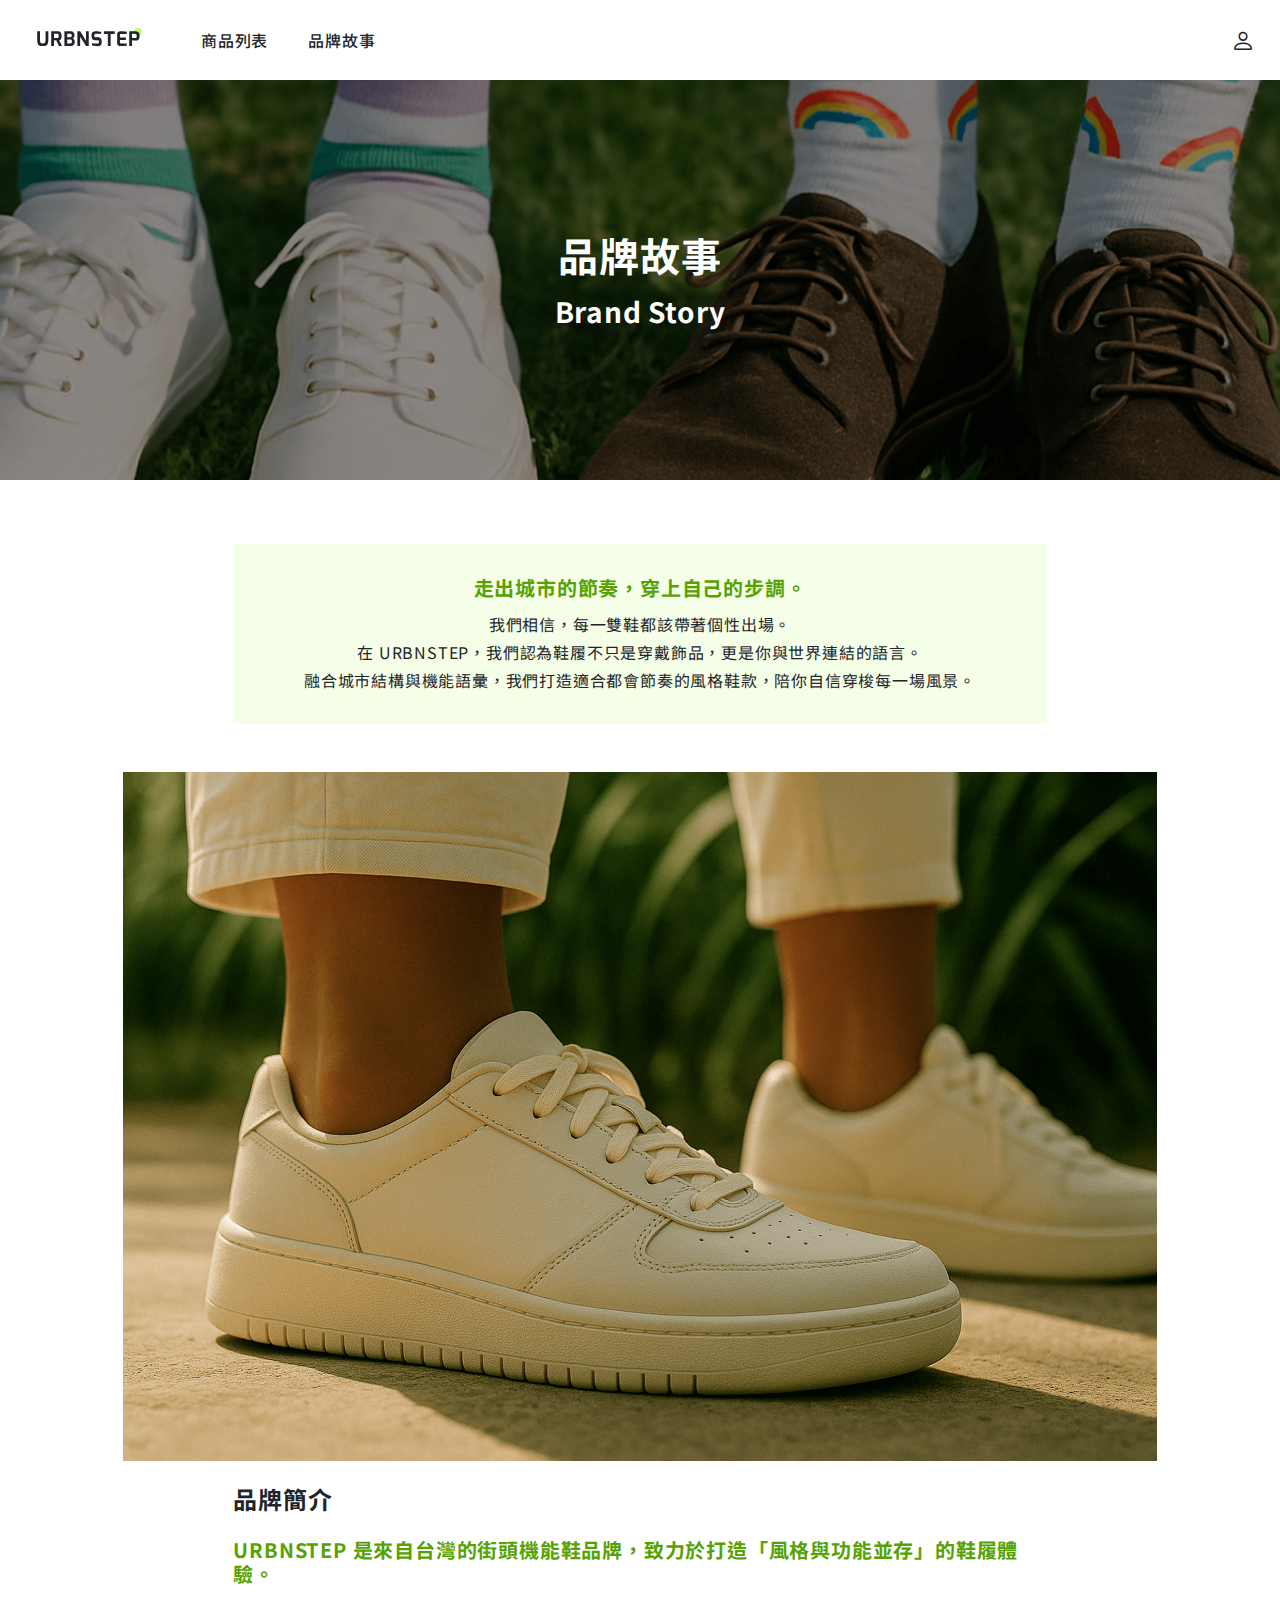
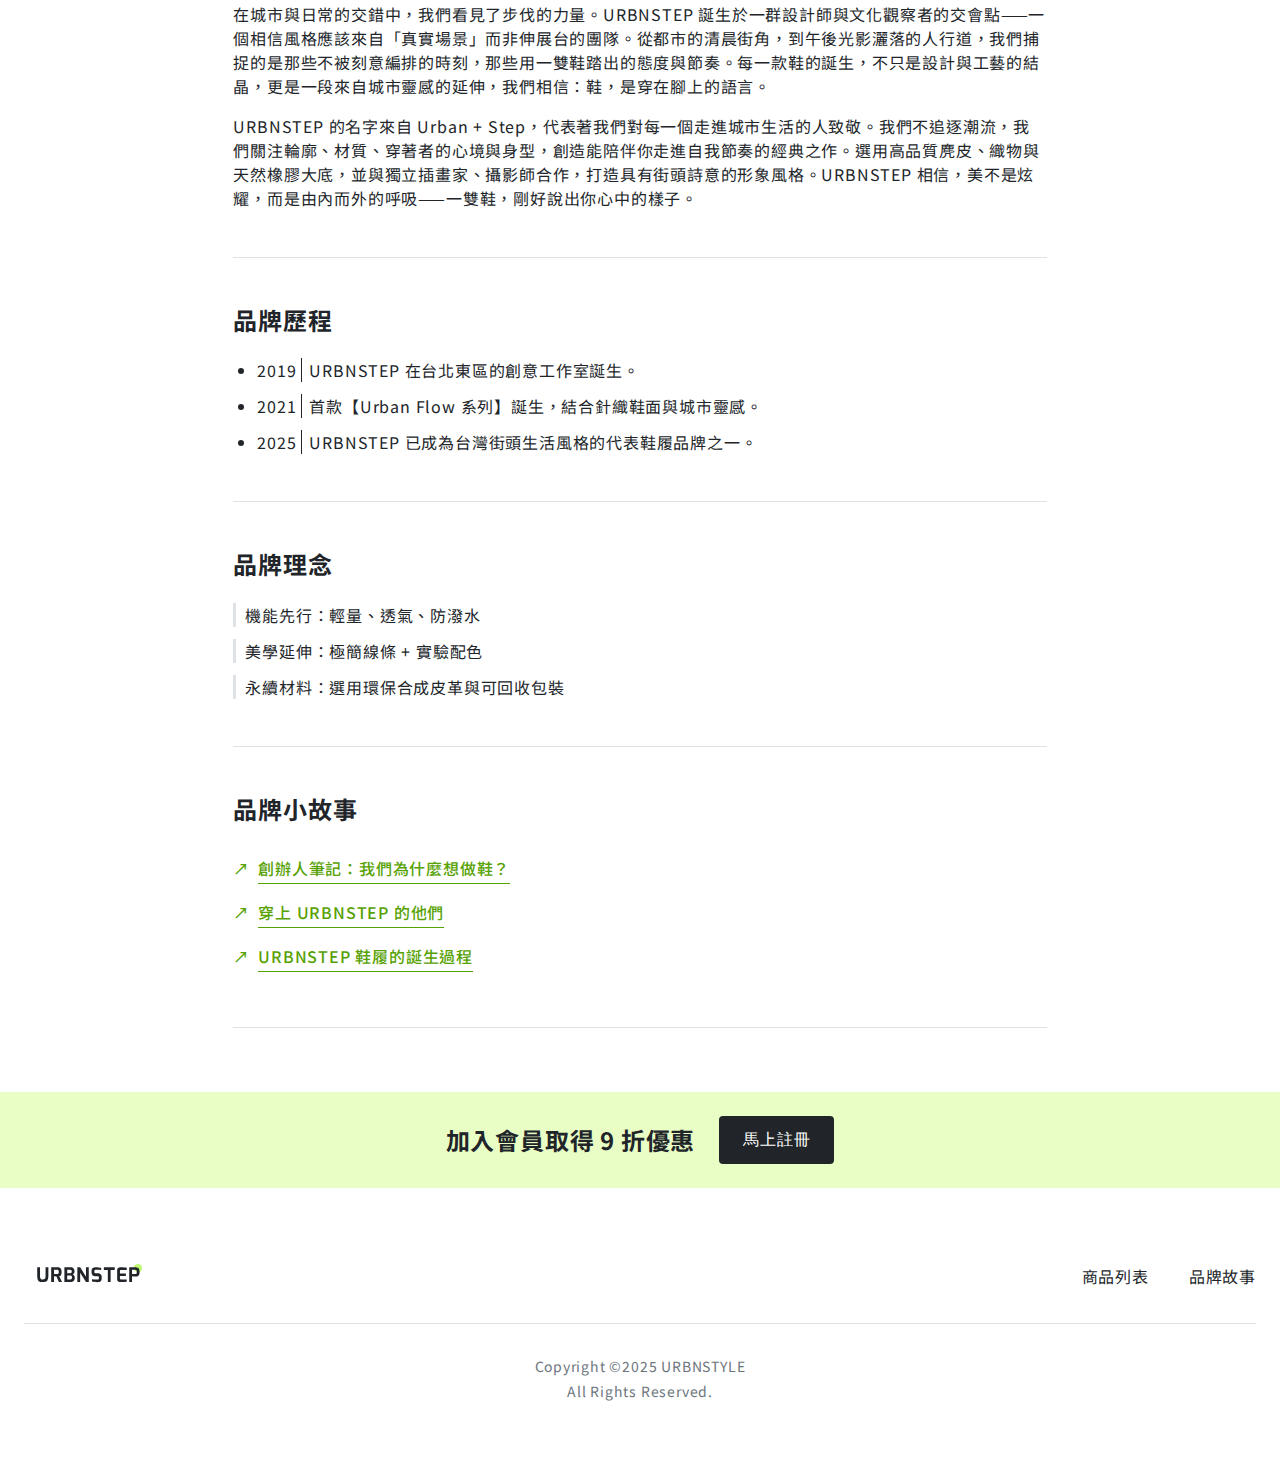
<file: index.html>
<!DOCTYPE html>
<html lang="en">
<head>
    <meta charset="UTF-8">
    <meta name="viewport" content="width=device-width, initial-scale=1.0">
    <title>Document</title>
    <link rel="stylesheet" href="scss/all.css">
    <link rel="stylesheet" href="https://cdn.jsdelivr.net/npm/bootstrap-icons@1.13.1/font/bootstrap-icons.min.css">
</head>
<body>

<!-- header -->

<header class="container-g2 gx-layout py-header">
    <nav class="scale fw-5 d-flex">
        <a class="mr-0 mr-sm-12 d-flex align-items-center" href="#">
            <!-- 
            傑 利 (前端助教)建議：
            導覽列 LOGO 建議使用 img 標籤引入圖片
            -->
            <img src="img/2025-week1/logo.svg" alt="logo">
        </a>
        <ul class="d-none d-sm-flex">
            <li class="mr-10"><a class="py-3" href="#">商品列表</a></li>
            <li><a class="py-3" href="#">品牌故事</a></li>
        </ul>
        <a class="ml-auto d-flex align-items-center" href="#">
            <i class="bi bi-person fs-6"></i>
        </a>
    </nav>
</header>

<!-- 品牌故事 Brand Story -->

<div class="bg-story c-n000 py-story">
    <article class="text-center">
        <h1 class="fs-7 fs-sm-8 fs-md-9 fs-lg-10 mb-2 mb-md-3 mb-lg-4">品牌故事</h1>
        <h2 class="fs-5 fs-md-6 fs-lg-7">Brand Story</h2>
    </article>
</div>

<!-- 主要內容 -->

<!--
傑 利 (前端助教)建議：
.container 建議只保留 1296px 寬度就好，不用全部比例都製作出來，若遇到內容寬度不滿 1296px 時，只需要在外層使用 flex 語法，並搭配 col-12 系列的格線系統就能完成。以第一週的品牌故事頁為例，有些段落的寬度是 856px，從設計稿看可以發現只佔據格線系統 8 欄，就可以寫入 .col-12-8，並在外層的 .row 加入 .justify-content-center 就能將內容置中，並不需要設定各尺寸容器的寬度
-->

<main class="container-g2 gx-layout py-section">
    <div class="row justify-content-center gy-section">
        <section class="col-12 col-sm-10 col-md-9 col-lg-8">
            <div class="bg-p100 p-6 p-md-7 p-lg-8 text-start text-sm-center">
                <h4 class="mb-3 c-p400 fs-5">走出城市的節奏，穿上自己的步調。</h4>
                <p class="mb-1">我們相信，每一雙鞋都該帶著個性出場。</p>
                <p class="mb-1">在 URBNSTEP，我們認為鞋履不只是穿戴飾品，更是你與世界連結的語言。</p>
                <p>融合城市結構與機能語彙，我們打造適合都會節奏的風格鞋款，陪你自信穿梭每一場風景。</p>
            </div>
        </section>
        <section class="col-12 col-sm-10 col-md-9 col-lg-8">
            <div class="main-img mb-4 mb-sm-3 mb-md-5 mb-lg-6 pr-2 pr-sm-0">
                <img src="./img/2025-week1/about.png" alt="about">
            </div>
            <h3 class="fs-5 fs-lg-6 mb-4 mb-md-5 mb-lg-6">品牌簡介</h3>
            <h4 class="fs-4 fs-lg-5 c-p400 mb-3 mb-lg-4">URBNSTEP 是來自台灣的街頭機能鞋品牌，<span class="br br-mb-sm-2"></span>致力於打造「風格與功能並存」的鞋履體驗。</h4>
            <p class="mb-3 mb-lg-4">在城市與日常的交錯中，我們看見了步伐的力量。URBNSTEP 誕生於一群設計師與文化觀察者的交會點——一個相信風格應該來自「真實場景」而非伸展台的團隊。從都市的清晨街角，到午後光影灑落的人行道，我們捕捉的是那些不被刻意編排的時刻，那些用一雙鞋踏出的態度與節奏。每一款鞋的誕生，不只是設計與工藝的結晶，更是一段來自城市靈感的延伸，我們相信：鞋，是穿在腳上的語言。</p>
            <p class="mb-8 mb-sm-9 mb-md-10 mb-lg-12">URBNSTEP 的名字來自 Urban + Step，代表著我們對每一個走進城市生活的人致敬。我們不追逐潮流，我們關注輪廓、材質、穿著者的心境與身型，創造能陪伴你走進自我節奏的經典之作。選用高品質麂皮、織物與天然橡膠大底，並與獨立插畫家、攝影師合作，打造具有街頭詩意的形象風格。URBNSTEP 相信，美不是炫耀，而是由內而外的呼吸——一雙鞋，剛好說出你心中的樣子。</p>
            <div class="line line-bottom line-n300"></div>
        </section>
        <section class="col-12 col-sm-10 col-md-9 col-lg-8">
            <h3 class="fs-5 fs-lg-6 mb-4 mb-md-5 mb-lg-6">品牌歷程</h3>
            <ol class="disc">
                <li class="mb-3">
                    <time datetime="2019">2019</time>
                    <span class="line line-left mr-2"></span>
                    <span>URBNSTEP 在台北東區的創意工作室誕生。</span>
                </li>
                <li class="mb-3">
                    <time datetime="2021">2021</time>
                    <span class="line line-left mr-2"></span>
                    <span>首款【Urban Flow 系列】誕生，結合針織鞋面與城市靈感。</span>
                </li>
                <li class="mb-8 mb-sm-9 mb-md-10 mb-lg-12">
                    <time datetime="2025">2025</time>
                    <span class="line line-left mr-2"></span>
                    <span>URBNSTEP 已成為台灣街頭生活風格的代表鞋履品牌之一。</span>
                </li>
            </ol>
            <div class="line line-bottom line-n300"></div>
        </section>
        <section class="col-12 col-sm-10 col-md-9 col-lg-8">
            <h3 class="fs-5 fs-lg-6 mb-4 mb-md-5 mb-lg-6">品牌理念</h3>
            <ul>
                <li class="mb-3">
                    <span class="line line-left line-n300 line-x-3 mr-3"></span>
                    <span>機能先行：輕量、透氣、防潑水</span>
                </li>
                <li class="mb-3">
                    <span class="line line-left line-n300 line-x-3 mr-3"></span>
                    <span>美學延伸：極簡線條 + 實驗配色</span>
                </li>
                <li class="mb-8 mb-sm-9 mb-md-10 mb-lg-12">
                    <span class="line line-left line-n300 line-x-3 mr-3"></span>
                    <span>永續材料：選用環保合成皮革與可回收包裝</span>
                </li>
            </ul>
            <div class="line line-bottom line-n300"></div>
        </section>
        <section class="col-12 col-sm-10 col-md-9 col-lg-8">
            <h3 class="fs-5 fs-lg-6 mb-4 mb-md-5 mb-lg-6">品牌小故事</h3>
            <ul class="c-p400 fw-5 scale">
                <li><a class="py-2" href="#"><span class="mr-2">↗︎</span><span class="line line-bottom pb-1 d-inline-block">創辦人筆記：我們為什麼想做鞋？</span></a></li>
                <li><a class="py-2" href="#"><span class="mr-2">↗︎</span><span class="line line-bottom pb-1 d-inline-block">穿上 URBNSTEP 的他們</span></a></li>
                <li class="mb-8 mb-sm-9 mb-md-10 mb-lg-12"><a class="py-2" href="#"><span class="mr-2">↗︎</span><span class="line line-bottom pb-1 d-inline-block">URBNSTEP 鞋履的誕生過程</span></a></li>
            </ul>
            <div class="line line-bottom line-n300"></div>
        </section>
    </div>
</main>

<!-- 加入會員取得 9 折優惠(馬上註冊)-->

<section class="bg-p200 py-6 d-flex justify-content-center align-items-center">
    <h2 class="fs-5 fs-lg-6 mr-4 mr-sm-5 mr-lg-6">加入會員取得 9 折優惠</h2>
    <button type="button" class="btn btn-lg btn-secondary">馬上註冊</button>
</section>

<!-- footer -->

<footer class="container-g2 gx-layout py-section">
    <nav class="scale mb-8">
        <div class="d-block d-sm-flex align-items-sm-center justify-content-sm-between pb-6">
            <a class="mb-2 mb-sm-0" href="#">
                <img src="img/2025-week1/logo.svg" alt="logo">
            </a>
            <ul class="d-bolck d-sm-flex">
                <li class="mr-sm-10 mr-sm-0 mb-1 mb-sm-0"><a class="py-3" href="#">商品列表</a></li>
                <li><a class="py-3" href="#">品牌故事</a></li>
            </ul>
        </div>
        <div class="line line-bottom line-n300"></div>
    </nav>
    <article class="text-center c-n600 fs-14px">
        <p class="mb-1">Copyright ©2025 URBNSTYLE</p>
        <p>All Rights Reserved.</p>
    </article> 
</footer>

    
</body>
</html>
</file>
<file: scss/all.css>
/* http://meyerweb.com/eric/tools/css/reset/ 
   v2.0 | 20110126
   License: none (public domain)
*/
@import url("https://fonts.googleapis.com/css2?family=Noto+Sans+TC:wght@100..900&display=swap");
html, body, div, span, applet, object, iframe,
h1, h2, h3, h4, h5, h6, p, blockquote, pre,
a, abbr, acronym, address, big, cite, code,
del, dfn, em, img, ins, kbd, q, s, samp,
small, strike, strong, sub, sup, tt, var,
b, u, i, center,
dl, dt, dd, ol, ul, li,
fieldset, form, label, legend,
table, caption, tbody, tfoot, thead, tr, th, td,
article, aside, canvas, details, embed,
figure, figcaption, footer, header, hgroup,
menu, nav, output, ruby, section, summary,
time, mark, audio, video {
  margin: 0;
  padding: 0;
  border: 0;
  font-size: 100%;
  font: inherit;
  vertical-align: baseline;
}

/* HTML5 display-role reset for older browsers */
article, aside, details, figcaption, figure,
footer, header, hgroup, menu, nav, section {
  display: block;
}

body {
  line-height: 1;
}

ol, ul {
  list-style: none;
}

blockquote, q {
  quotes: none;
}

blockquote:before, blockquote:after,
q:before, q:after {
  content: "";
  content: none;
}

table {
  border-collapse: collapse;
  border-spacing: 0;
}

*,
*::before,
*::after {
  box-sizing: border-box;
}

body {
  font-family: "Noto Sans TC", sans-serif;
  line-height: 1.5;
  letter-spacing: 0.05rem;
  color: #212529;
}

h1,
h2,
h3,
h4,
h5,
h6 {
  line-height: 1.2;
  font-weight: 700;
}

a {
  display: inline-block;
  text-decoration: none;
  color: inherit;
  transition: 0.3s;
}

img {
  max-width: 100%;
  height: auto;
  vertical-align: middle;
}

.scale a:hover {
  transform: scale(1.2);
}

.disc {
  list-style-type: disc;
  padding-left: 24px;
}

.fs-14px {
  font-size: 14px;
}

.gx-layout {
  --gutter-x: 12px;
}

@media (min-width: 576px) {
  .gx-layout {
    --gutter-x: 16px;
  }
}
@media (min-width: 768px) {
  .gx-layout {
    --gutter-x: 20px;
  }
}
@media (min-width: 992px) {
  .gx-layout {
    --gutter-x: 24px;
  }
}
.gy-layout {
  --gutter-y: 12px;
}

@media (min-width: 576px) {
  .gy-layout {
    --gutter-y: 16px;
  }
}
@media (min-width: 768px) {
  .gy-layout {
    --gutter-y: 20px;
  }
}
@media (min-width: 992px) {
  .gy-layout {
    --gutter-y: 24px;
  }
}
.gy-section {
  --gutter-y: 32px;
}

@media (min-width: 576px) {
  .gy-section {
    --gutter-y: 37px;
  }
}
@media (min-width: 768px) {
  .gy-section {
    --gutter-y: 42px;
  }
}
@media (min-width: 992px) {
  .gy-section {
    --gutter-y: 48px;
  }
}
.gy-0 {
  --gutter-y: 0px;
}

@media (min-width: 576px) {
  .gy-0 {
    --gutter-y: 0px;
  }
}
@media (min-width: 768px) {
  .gy-0 {
    --gutter-y: 0px;
  }
}
@media (min-width: 992px) {
  .gy-0 {
    --gutter-y: 0px;
  }
}
.container-g1 {
  max-width: 1320px;
  margin: 0 auto;
  padding-left: calc(var(--gutter-x) * 0.5 * 1);
  padding-right: calc(var(--gutter-x) * 0.5 * 1);
  padding-top: calc(var(--gutter-y) * 0.5 * 1);
  padding-bottom: calc(var(--gutter-y) * 0.5 * 1);
}

.container-g2 {
  max-width: 1344px;
  margin: 0 auto;
  padding-left: calc(var(--gutter-x) * 0.5 * 2);
  padding-right: calc(var(--gutter-x) * 0.5 * 2);
  padding-top: calc(var(--gutter-y) * 0.5 * 2);
  padding-bottom: calc(var(--gutter-y) * 0.5 * 2);
}

.row {
  display: flex;
  flex-wrap: wrap;
  margin-left: calc(var(--gutter-x) * -0.5);
  margin-right: calc(var(--gutter-x) * -0.5);
  margin-top: calc(var(--gutter-y) * -0.5);
  margin-bottom: calc(var(--gutter-y) * -0.5);
}

.col-1 {
  width: 8.3333333333%;
  padding-left: calc(var(--gutter-x) * 0.5);
  padding-right: calc(var(--gutter-x) * 0.5);
  padding-top: calc(var(--gutter-y) * 0.5);
  padding-bottom: calc(var(--gutter-y) * 0.5);
}

.col-2 {
  width: 16.6666666667%;
  padding-left: calc(var(--gutter-x) * 0.5);
  padding-right: calc(var(--gutter-x) * 0.5);
  padding-top: calc(var(--gutter-y) * 0.5);
  padding-bottom: calc(var(--gutter-y) * 0.5);
}

.col-3 {
  width: 25%;
  padding-left: calc(var(--gutter-x) * 0.5);
  padding-right: calc(var(--gutter-x) * 0.5);
  padding-top: calc(var(--gutter-y) * 0.5);
  padding-bottom: calc(var(--gutter-y) * 0.5);
}

.col-4 {
  width: 33.3333333333%;
  padding-left: calc(var(--gutter-x) * 0.5);
  padding-right: calc(var(--gutter-x) * 0.5);
  padding-top: calc(var(--gutter-y) * 0.5);
  padding-bottom: calc(var(--gutter-y) * 0.5);
}

.col-5 {
  width: 41.6666666667%;
  padding-left: calc(var(--gutter-x) * 0.5);
  padding-right: calc(var(--gutter-x) * 0.5);
  padding-top: calc(var(--gutter-y) * 0.5);
  padding-bottom: calc(var(--gutter-y) * 0.5);
}

.col-6 {
  width: 50%;
  padding-left: calc(var(--gutter-x) * 0.5);
  padding-right: calc(var(--gutter-x) * 0.5);
  padding-top: calc(var(--gutter-y) * 0.5);
  padding-bottom: calc(var(--gutter-y) * 0.5);
}

.col-7 {
  width: 58.3333333333%;
  padding-left: calc(var(--gutter-x) * 0.5);
  padding-right: calc(var(--gutter-x) * 0.5);
  padding-top: calc(var(--gutter-y) * 0.5);
  padding-bottom: calc(var(--gutter-y) * 0.5);
}

.col-8 {
  width: 66.6666666667%;
  padding-left: calc(var(--gutter-x) * 0.5);
  padding-right: calc(var(--gutter-x) * 0.5);
  padding-top: calc(var(--gutter-y) * 0.5);
  padding-bottom: calc(var(--gutter-y) * 0.5);
}

.col-9 {
  width: 75%;
  padding-left: calc(var(--gutter-x) * 0.5);
  padding-right: calc(var(--gutter-x) * 0.5);
  padding-top: calc(var(--gutter-y) * 0.5);
  padding-bottom: calc(var(--gutter-y) * 0.5);
}

.col-10 {
  width: 83.3333333333%;
  padding-left: calc(var(--gutter-x) * 0.5);
  padding-right: calc(var(--gutter-x) * 0.5);
  padding-top: calc(var(--gutter-y) * 0.5);
  padding-bottom: calc(var(--gutter-y) * 0.5);
}

.col-11 {
  width: 91.6666666667%;
  padding-left: calc(var(--gutter-x) * 0.5);
  padding-right: calc(var(--gutter-x) * 0.5);
  padding-top: calc(var(--gutter-y) * 0.5);
  padding-bottom: calc(var(--gutter-y) * 0.5);
}

.col-12 {
  width: 100%;
  padding-left: calc(var(--gutter-x) * 0.5);
  padding-right: calc(var(--gutter-x) * 0.5);
  padding-top: calc(var(--gutter-y) * 0.5);
  padding-bottom: calc(var(--gutter-y) * 0.5);
}

@media (min-width: 576px) {
  .col-sm-1 {
    width: 8.3333333333%;
  }
  .col-sm-2 {
    width: 16.6666666667%;
  }
  .col-sm-3 {
    width: 25%;
  }
  .col-sm-4 {
    width: 33.3333333333%;
  }
  .col-sm-5 {
    width: 41.6666666667%;
  }
  .col-sm-6 {
    width: 50%;
  }
  .col-sm-7 {
    width: 58.3333333333%;
  }
  .col-sm-8 {
    width: 66.6666666667%;
  }
  .col-sm-9 {
    width: 75%;
  }
  .col-sm-10 {
    width: 83.3333333333%;
  }
  .col-sm-11 {
    width: 91.6666666667%;
  }
  .col-sm-12 {
    width: 100%;
  }
}
@media (min-width: 768px) {
  .col-md-1 {
    width: 8.3333333333%;
  }
  .col-md-2 {
    width: 16.6666666667%;
  }
  .col-md-3 {
    width: 25%;
  }
  .col-md-4 {
    width: 33.3333333333%;
  }
  .col-md-5 {
    width: 41.6666666667%;
  }
  .col-md-6 {
    width: 50%;
  }
  .col-md-7 {
    width: 58.3333333333%;
  }
  .col-md-8 {
    width: 66.6666666667%;
  }
  .col-md-9 {
    width: 75%;
  }
  .col-md-10 {
    width: 83.3333333333%;
  }
  .col-md-11 {
    width: 91.6666666667%;
  }
  .col-md-12 {
    width: 100%;
  }
}
@media (min-width: 992px) {
  .col-lg-1 {
    width: 8.3333333333%;
  }
  .col-lg-2 {
    width: 16.6666666667%;
  }
  .col-lg-3 {
    width: 25%;
  }
  .col-lg-4 {
    width: 33.3333333333%;
  }
  .col-lg-5 {
    width: 41.6666666667%;
  }
  .col-lg-6 {
    width: 50%;
  }
  .col-lg-7 {
    width: 58.3333333333%;
  }
  .col-lg-8 {
    width: 66.6666666667%;
  }
  .col-lg-9 {
    width: 75%;
  }
  .col-lg-10 {
    width: 83.3333333333%;
  }
  .col-lg-11 {
    width: 91.6666666667%;
  }
  .col-lg-12 {
    width: 100%;
  }
}
.p-auto {
  padding: auto;
}

.pr-auto {
  padding-right: auto;
}

.pb-auto {
  padding-bottom: auto;
}

.px-auto {
  padding-left: auto;
  padding-right: auto;
}

.py-auto {
  padding-top: auto;
  padding-bottom: auto;
}

.mr-auto {
  margin-right: auto;
}

.ml-auto {
  margin-left: auto;
}

.mb-auto {
  margin-bottom: auto;
}

.mx-auto {
  margin-left: auto;
  margin-right: auto;
}

.my-auto {
  margin-top: auto;
  margin-bottom: auto;
}

.p-0 {
  padding: 0px;
}

.p-1 {
  padding: 4px;
}

.p-2 {
  padding: 8px;
}

.p-3 {
  padding: 12px;
}

.p-4 {
  padding: 16px;
}

.p-5 {
  padding: 20px;
}

.p-6 {
  padding: 24px;
}

.p-7 {
  padding: 28px;
}

.p-8 {
  padding: 32px;
}

.p-9 {
  padding: 36px;
}

.p-10 {
  padding: 40px;
}

.p-11 {
  padding: 44px;
}

.p-12 {
  padding: 48px;
}

.pr-0 {
  padding-right: 0px;
}

.pr-1 {
  padding-right: 4px;
}

.pr-2 {
  padding-right: 8px;
}

.pr-3 {
  padding-right: 12px;
}

.pr-4 {
  padding-right: 16px;
}

.pr-5 {
  padding-right: 20px;
}

.pr-6 {
  padding-right: 24px;
}

.pr-7 {
  padding-right: 28px;
}

.pr-8 {
  padding-right: 32px;
}

.pr-9 {
  padding-right: 36px;
}

.pr-10 {
  padding-right: 40px;
}

.pr-11 {
  padding-right: 44px;
}

.pr-12 {
  padding-right: 48px;
}

.pb-0 {
  padding-bottom: 0px;
}

.pb-1 {
  padding-bottom: 4px;
}

.pb-2 {
  padding-bottom: 8px;
}

.pb-3 {
  padding-bottom: 12px;
}

.pb-4 {
  padding-bottom: 16px;
}

.pb-5 {
  padding-bottom: 20px;
}

.pb-6 {
  padding-bottom: 24px;
}

.pb-7 {
  padding-bottom: 28px;
}

.pb-8 {
  padding-bottom: 32px;
}

.pb-9 {
  padding-bottom: 36px;
}

.pb-10 {
  padding-bottom: 40px;
}

.pb-11 {
  padding-bottom: 44px;
}

.pb-12 {
  padding-bottom: 48px;
}

.px-0 {
  padding-left: 0px;
  padding-right: 0px;
}

.px-1 {
  padding-left: 4px;
  padding-right: 4px;
}

.px-2 {
  padding-left: 8px;
  padding-right: 8px;
}

.px-3 {
  padding-left: 12px;
  padding-right: 12px;
}

.px-4 {
  padding-left: 16px;
  padding-right: 16px;
}

.px-5 {
  padding-left: 20px;
  padding-right: 20px;
}

.px-6 {
  padding-left: 24px;
  padding-right: 24px;
}

.px-7 {
  padding-left: 28px;
  padding-right: 28px;
}

.px-8 {
  padding-left: 32px;
  padding-right: 32px;
}

.px-9 {
  padding-left: 36px;
  padding-right: 36px;
}

.px-10 {
  padding-left: 40px;
  padding-right: 40px;
}

.px-11 {
  padding-left: 44px;
  padding-right: 44px;
}

.px-12 {
  padding-left: 48px;
  padding-right: 48px;
}

.py-0 {
  padding-top: 0px;
  padding-bottom: 0px;
}

.py-1 {
  padding-top: 4px;
  padding-bottom: 4px;
}

.py-2 {
  padding-top: 8px;
  padding-bottom: 8px;
}

.py-3 {
  padding-top: 12px;
  padding-bottom: 12px;
}

.py-4 {
  padding-top: 16px;
  padding-bottom: 16px;
}

.py-5 {
  padding-top: 20px;
  padding-bottom: 20px;
}

.py-6 {
  padding-top: 24px;
  padding-bottom: 24px;
}

.py-7 {
  padding-top: 28px;
  padding-bottom: 28px;
}

.py-8 {
  padding-top: 32px;
  padding-bottom: 32px;
}

.py-9 {
  padding-top: 36px;
  padding-bottom: 36px;
}

.py-10 {
  padding-top: 40px;
  padding-bottom: 40px;
}

.py-11 {
  padding-top: 44px;
  padding-bottom: 44px;
}

.py-12 {
  padding-top: 48px;
  padding-bottom: 48px;
}

.mr-0 {
  margin-right: 0px;
}

.mr-1 {
  margin-right: 4px;
}

.mr-2 {
  margin-right: 8px;
}

.mr-3 {
  margin-right: 12px;
}

.mr-4 {
  margin-right: 16px;
}

.mr-5 {
  margin-right: 20px;
}

.mr-6 {
  margin-right: 24px;
}

.mr-7 {
  margin-right: 28px;
}

.mr-8 {
  margin-right: 32px;
}

.mr-9 {
  margin-right: 36px;
}

.mr-10 {
  margin-right: 40px;
}

.mr-11 {
  margin-right: 44px;
}

.mr-12 {
  margin-right: 48px;
}

.ml-0 {
  margin-left: 0px;
}

.ml-1 {
  margin-left: 4px;
}

.ml-2 {
  margin-left: 8px;
}

.ml-3 {
  margin-left: 12px;
}

.ml-4 {
  margin-left: 16px;
}

.ml-5 {
  margin-left: 20px;
}

.ml-6 {
  margin-left: 24px;
}

.ml-7 {
  margin-left: 28px;
}

.ml-8 {
  margin-left: 32px;
}

.ml-9 {
  margin-left: 36px;
}

.ml-10 {
  margin-left: 40px;
}

.ml-11 {
  margin-left: 44px;
}

.ml-12 {
  margin-left: 48px;
}

.mb-0 {
  margin-bottom: 0px;
}

.mb-1 {
  margin-bottom: 4px;
}

.mb-2 {
  margin-bottom: 8px;
}

.mb-3 {
  margin-bottom: 12px;
}

.mb-4 {
  margin-bottom: 16px;
}

.mb-5 {
  margin-bottom: 20px;
}

.mb-6 {
  margin-bottom: 24px;
}

.mb-7 {
  margin-bottom: 28px;
}

.mb-8 {
  margin-bottom: 32px;
}

.mb-9 {
  margin-bottom: 36px;
}

.mb-10 {
  margin-bottom: 40px;
}

.mb-11 {
  margin-bottom: 44px;
}

.mb-12 {
  margin-bottom: 48px;
}

.mx-0 {
  margin-left: 0px;
  margin-right: 0px;
}

.mx-1 {
  margin-left: 4px;
  margin-right: 4px;
}

.mx-2 {
  margin-left: 8px;
  margin-right: 8px;
}

.mx-3 {
  margin-left: 12px;
  margin-right: 12px;
}

.mx-4 {
  margin-left: 16px;
  margin-right: 16px;
}

.mx-5 {
  margin-left: 20px;
  margin-right: 20px;
}

.mx-6 {
  margin-left: 24px;
  margin-right: 24px;
}

.mx-7 {
  margin-left: 28px;
  margin-right: 28px;
}

.mx-8 {
  margin-left: 32px;
  margin-right: 32px;
}

.mx-9 {
  margin-left: 36px;
  margin-right: 36px;
}

.mx-10 {
  margin-left: 40px;
  margin-right: 40px;
}

.mx-11 {
  margin-left: 44px;
  margin-right: 44px;
}

.mx-12 {
  margin-left: 48px;
  margin-right: 48px;
}

.my-0 {
  margin-top: 0px;
  margin-bottom: 0px;
}

.my-1 {
  margin-top: 4px;
  margin-bottom: 4px;
}

.my-2 {
  margin-top: 8px;
  margin-bottom: 8px;
}

.my-3 {
  margin-top: 12px;
  margin-bottom: 12px;
}

.my-4 {
  margin-top: 16px;
  margin-bottom: 16px;
}

.my-5 {
  margin-top: 20px;
  margin-bottom: 20px;
}

.my-6 {
  margin-top: 24px;
  margin-bottom: 24px;
}

.my-7 {
  margin-top: 28px;
  margin-bottom: 28px;
}

.my-8 {
  margin-top: 32px;
  margin-bottom: 32px;
}

.my-9 {
  margin-top: 36px;
  margin-bottom: 36px;
}

.my-10 {
  margin-top: 40px;
  margin-bottom: 40px;
}

.my-11 {
  margin-top: 44px;
  margin-bottom: 44px;
}

.my-12 {
  margin-top: 48px;
  margin-bottom: 48px;
}

@media (min-width: 576px) {
  .p-sm-0 {
    padding: 0px;
  }
}
@media (min-width: 768px) {
  .p-md-0 {
    padding: 0px;
  }
}
@media (min-width: 992px) {
  .p-lg-0 {
    padding: 0px;
  }
}
@media (min-width: 576px) {
  .p-sm-1 {
    padding: 4px;
  }
}
@media (min-width: 768px) {
  .p-md-1 {
    padding: 4px;
  }
}
@media (min-width: 992px) {
  .p-lg-1 {
    padding: 4px;
  }
}
@media (min-width: 576px) {
  .p-sm-2 {
    padding: 8px;
  }
}
@media (min-width: 768px) {
  .p-md-2 {
    padding: 8px;
  }
}
@media (min-width: 992px) {
  .p-lg-2 {
    padding: 8px;
  }
}
@media (min-width: 576px) {
  .p-sm-3 {
    padding: 12px;
  }
}
@media (min-width: 768px) {
  .p-md-3 {
    padding: 12px;
  }
}
@media (min-width: 992px) {
  .p-lg-3 {
    padding: 12px;
  }
}
@media (min-width: 576px) {
  .p-sm-4 {
    padding: 16px;
  }
}
@media (min-width: 768px) {
  .p-md-4 {
    padding: 16px;
  }
}
@media (min-width: 992px) {
  .p-lg-4 {
    padding: 16px;
  }
}
@media (min-width: 576px) {
  .p-sm-5 {
    padding: 20px;
  }
}
@media (min-width: 768px) {
  .p-md-5 {
    padding: 20px;
  }
}
@media (min-width: 992px) {
  .p-lg-5 {
    padding: 20px;
  }
}
@media (min-width: 576px) {
  .p-sm-6 {
    padding: 24px;
  }
}
@media (min-width: 768px) {
  .p-md-6 {
    padding: 24px;
  }
}
@media (min-width: 992px) {
  .p-lg-6 {
    padding: 24px;
  }
}
@media (min-width: 576px) {
  .p-sm-7 {
    padding: 28px;
  }
}
@media (min-width: 768px) {
  .p-md-7 {
    padding: 28px;
  }
}
@media (min-width: 992px) {
  .p-lg-7 {
    padding: 28px;
  }
}
@media (min-width: 576px) {
  .p-sm-8 {
    padding: 32px;
  }
}
@media (min-width: 768px) {
  .p-md-8 {
    padding: 32px;
  }
}
@media (min-width: 992px) {
  .p-lg-8 {
    padding: 32px;
  }
}
@media (min-width: 576px) {
  .p-sm-9 {
    padding: 36px;
  }
}
@media (min-width: 768px) {
  .p-md-9 {
    padding: 36px;
  }
}
@media (min-width: 992px) {
  .p-lg-9 {
    padding: 36px;
  }
}
@media (min-width: 576px) {
  .p-sm-10 {
    padding: 40px;
  }
}
@media (min-width: 768px) {
  .p-md-10 {
    padding: 40px;
  }
}
@media (min-width: 992px) {
  .p-lg-10 {
    padding: 40px;
  }
}
@media (min-width: 576px) {
  .p-sm-11 {
    padding: 44px;
  }
}
@media (min-width: 768px) {
  .p-md-11 {
    padding: 44px;
  }
}
@media (min-width: 992px) {
  .p-lg-11 {
    padding: 44px;
  }
}
@media (min-width: 576px) {
  .p-sm-12 {
    padding: 48px;
  }
}
@media (min-width: 768px) {
  .p-md-12 {
    padding: 48px;
  }
}
@media (min-width: 992px) {
  .p-lg-12 {
    padding: 48px;
  }
}
@media (min-width: 576px) {
  .pr-sm-0 {
    padding-right: 0px;
  }
}
@media (min-width: 768px) {
  .pr-md-0 {
    padding-right: 0px;
  }
}
@media (min-width: 992px) {
  .pr-lg-0 {
    padding-right: 0px;
  }
}
@media (min-width: 576px) {
  .pr-sm-1 {
    padding-right: 4px;
  }
}
@media (min-width: 768px) {
  .pr-md-1 {
    padding-right: 4px;
  }
}
@media (min-width: 992px) {
  .pr-lg-1 {
    padding-right: 4px;
  }
}
@media (min-width: 576px) {
  .pr-sm-2 {
    padding-right: 8px;
  }
}
@media (min-width: 768px) {
  .pr-md-2 {
    padding-right: 8px;
  }
}
@media (min-width: 992px) {
  .pr-lg-2 {
    padding-right: 8px;
  }
}
@media (min-width: 576px) {
  .pr-sm-3 {
    padding-right: 12px;
  }
}
@media (min-width: 768px) {
  .pr-md-3 {
    padding-right: 12px;
  }
}
@media (min-width: 992px) {
  .pr-lg-3 {
    padding-right: 12px;
  }
}
@media (min-width: 576px) {
  .pr-sm-4 {
    padding-right: 16px;
  }
}
@media (min-width: 768px) {
  .pr-md-4 {
    padding-right: 16px;
  }
}
@media (min-width: 992px) {
  .pr-lg-4 {
    padding-right: 16px;
  }
}
@media (min-width: 576px) {
  .pr-sm-5 {
    padding-right: 20px;
  }
}
@media (min-width: 768px) {
  .pr-md-5 {
    padding-right: 20px;
  }
}
@media (min-width: 992px) {
  .pr-lg-5 {
    padding-right: 20px;
  }
}
@media (min-width: 576px) {
  .pr-sm-6 {
    padding-right: 24px;
  }
}
@media (min-width: 768px) {
  .pr-md-6 {
    padding-right: 24px;
  }
}
@media (min-width: 992px) {
  .pr-lg-6 {
    padding-right: 24px;
  }
}
@media (min-width: 576px) {
  .pr-sm-7 {
    padding-right: 28px;
  }
}
@media (min-width: 768px) {
  .pr-md-7 {
    padding-right: 28px;
  }
}
@media (min-width: 992px) {
  .pr-lg-7 {
    padding-right: 28px;
  }
}
@media (min-width: 576px) {
  .pr-sm-8 {
    padding-right: 32px;
  }
}
@media (min-width: 768px) {
  .pr-md-8 {
    padding-right: 32px;
  }
}
@media (min-width: 992px) {
  .pr-lg-8 {
    padding-right: 32px;
  }
}
@media (min-width: 576px) {
  .pr-sm-9 {
    padding-right: 36px;
  }
}
@media (min-width: 768px) {
  .pr-md-9 {
    padding-right: 36px;
  }
}
@media (min-width: 992px) {
  .pr-lg-9 {
    padding-right: 36px;
  }
}
@media (min-width: 576px) {
  .pr-sm-10 {
    padding-right: 40px;
  }
}
@media (min-width: 768px) {
  .pr-md-10 {
    padding-right: 40px;
  }
}
@media (min-width: 992px) {
  .pr-lg-10 {
    padding-right: 40px;
  }
}
@media (min-width: 576px) {
  .pr-sm-11 {
    padding-right: 44px;
  }
}
@media (min-width: 768px) {
  .pr-md-11 {
    padding-right: 44px;
  }
}
@media (min-width: 992px) {
  .pr-lg-11 {
    padding-right: 44px;
  }
}
@media (min-width: 576px) {
  .pr-sm-12 {
    padding-right: 48px;
  }
}
@media (min-width: 768px) {
  .pr-md-12 {
    padding-right: 48px;
  }
}
@media (min-width: 992px) {
  .pr-lg-12 {
    padding-right: 48px;
  }
}
@media (min-width: 576px) {
  .pb-sm-0 {
    padding-bottom: 0px;
  }
}
@media (min-width: 768px) {
  .pb-md-0 {
    padding-bottom: 0px;
  }
}
@media (min-width: 992px) {
  .pb-lg-0 {
    padding-bottom: 0px;
  }
}
@media (min-width: 576px) {
  .pb-sm-1 {
    padding-bottom: 4px;
  }
}
@media (min-width: 768px) {
  .pb-md-1 {
    padding-bottom: 4px;
  }
}
@media (min-width: 992px) {
  .pb-lg-1 {
    padding-bottom: 4px;
  }
}
@media (min-width: 576px) {
  .pb-sm-2 {
    padding-bottom: 8px;
  }
}
@media (min-width: 768px) {
  .pb-md-2 {
    padding-bottom: 8px;
  }
}
@media (min-width: 992px) {
  .pb-lg-2 {
    padding-bottom: 8px;
  }
}
@media (min-width: 576px) {
  .pb-sm-3 {
    padding-bottom: 12px;
  }
}
@media (min-width: 768px) {
  .pb-md-3 {
    padding-bottom: 12px;
  }
}
@media (min-width: 992px) {
  .pb-lg-3 {
    padding-bottom: 12px;
  }
}
@media (min-width: 576px) {
  .pb-sm-4 {
    padding-bottom: 16px;
  }
}
@media (min-width: 768px) {
  .pb-md-4 {
    padding-bottom: 16px;
  }
}
@media (min-width: 992px) {
  .pb-lg-4 {
    padding-bottom: 16px;
  }
}
@media (min-width: 576px) {
  .pb-sm-5 {
    padding-bottom: 20px;
  }
}
@media (min-width: 768px) {
  .pb-md-5 {
    padding-bottom: 20px;
  }
}
@media (min-width: 992px) {
  .pb-lg-5 {
    padding-bottom: 20px;
  }
}
@media (min-width: 576px) {
  .pb-sm-6 {
    padding-bottom: 24px;
  }
}
@media (min-width: 768px) {
  .pb-md-6 {
    padding-bottom: 24px;
  }
}
@media (min-width: 992px) {
  .pb-lg-6 {
    padding-bottom: 24px;
  }
}
@media (min-width: 576px) {
  .pb-sm-7 {
    padding-bottom: 28px;
  }
}
@media (min-width: 768px) {
  .pb-md-7 {
    padding-bottom: 28px;
  }
}
@media (min-width: 992px) {
  .pb-lg-7 {
    padding-bottom: 28px;
  }
}
@media (min-width: 576px) {
  .pb-sm-8 {
    padding-bottom: 32px;
  }
}
@media (min-width: 768px) {
  .pb-md-8 {
    padding-bottom: 32px;
  }
}
@media (min-width: 992px) {
  .pb-lg-8 {
    padding-bottom: 32px;
  }
}
@media (min-width: 576px) {
  .pb-sm-9 {
    padding-bottom: 36px;
  }
}
@media (min-width: 768px) {
  .pb-md-9 {
    padding-bottom: 36px;
  }
}
@media (min-width: 992px) {
  .pb-lg-9 {
    padding-bottom: 36px;
  }
}
@media (min-width: 576px) {
  .pb-sm-10 {
    padding-bottom: 40px;
  }
}
@media (min-width: 768px) {
  .pb-md-10 {
    padding-bottom: 40px;
  }
}
@media (min-width: 992px) {
  .pb-lg-10 {
    padding-bottom: 40px;
  }
}
@media (min-width: 576px) {
  .pb-sm-11 {
    padding-bottom: 44px;
  }
}
@media (min-width: 768px) {
  .pb-md-11 {
    padding-bottom: 44px;
  }
}
@media (min-width: 992px) {
  .pb-lg-11 {
    padding-bottom: 44px;
  }
}
@media (min-width: 576px) {
  .pb-sm-12 {
    padding-bottom: 48px;
  }
}
@media (min-width: 768px) {
  .pb-md-12 {
    padding-bottom: 48px;
  }
}
@media (min-width: 992px) {
  .pb-lg-12 {
    padding-bottom: 48px;
  }
}
@media (min-width: 576px) {
  .px-sm-0 {
    padding-left: 0px;
    padding-right: 0px;
  }
}
@media (min-width: 768px) {
  .px-md-0 {
    padding-left: 0px;
    padding-right: 0px;
  }
}
@media (min-width: 992px) {
  .px-lg-0 {
    padding-left: 0px;
    padding-right: 0px;
  }
}
@media (min-width: 576px) {
  .px-sm-1 {
    padding-left: 4px;
    padding-right: 4px;
  }
}
@media (min-width: 768px) {
  .px-md-1 {
    padding-left: 4px;
    padding-right: 4px;
  }
}
@media (min-width: 992px) {
  .px-lg-1 {
    padding-left: 4px;
    padding-right: 4px;
  }
}
@media (min-width: 576px) {
  .px-sm-2 {
    padding-left: 8px;
    padding-right: 8px;
  }
}
@media (min-width: 768px) {
  .px-md-2 {
    padding-left: 8px;
    padding-right: 8px;
  }
}
@media (min-width: 992px) {
  .px-lg-2 {
    padding-left: 8px;
    padding-right: 8px;
  }
}
@media (min-width: 576px) {
  .px-sm-3 {
    padding-left: 12px;
    padding-right: 12px;
  }
}
@media (min-width: 768px) {
  .px-md-3 {
    padding-left: 12px;
    padding-right: 12px;
  }
}
@media (min-width: 992px) {
  .px-lg-3 {
    padding-left: 12px;
    padding-right: 12px;
  }
}
@media (min-width: 576px) {
  .px-sm-4 {
    padding-left: 16px;
    padding-right: 16px;
  }
}
@media (min-width: 768px) {
  .px-md-4 {
    padding-left: 16px;
    padding-right: 16px;
  }
}
@media (min-width: 992px) {
  .px-lg-4 {
    padding-left: 16px;
    padding-right: 16px;
  }
}
@media (min-width: 576px) {
  .px-sm-5 {
    padding-left: 20px;
    padding-right: 20px;
  }
}
@media (min-width: 768px) {
  .px-md-5 {
    padding-left: 20px;
    padding-right: 20px;
  }
}
@media (min-width: 992px) {
  .px-lg-5 {
    padding-left: 20px;
    padding-right: 20px;
  }
}
@media (min-width: 576px) {
  .px-sm-6 {
    padding-left: 24px;
    padding-right: 24px;
  }
}
@media (min-width: 768px) {
  .px-md-6 {
    padding-left: 24px;
    padding-right: 24px;
  }
}
@media (min-width: 992px) {
  .px-lg-6 {
    padding-left: 24px;
    padding-right: 24px;
  }
}
@media (min-width: 576px) {
  .px-sm-7 {
    padding-left: 28px;
    padding-right: 28px;
  }
}
@media (min-width: 768px) {
  .px-md-7 {
    padding-left: 28px;
    padding-right: 28px;
  }
}
@media (min-width: 992px) {
  .px-lg-7 {
    padding-left: 28px;
    padding-right: 28px;
  }
}
@media (min-width: 576px) {
  .px-sm-8 {
    padding-left: 32px;
    padding-right: 32px;
  }
}
@media (min-width: 768px) {
  .px-md-8 {
    padding-left: 32px;
    padding-right: 32px;
  }
}
@media (min-width: 992px) {
  .px-lg-8 {
    padding-left: 32px;
    padding-right: 32px;
  }
}
@media (min-width: 576px) {
  .px-sm-9 {
    padding-left: 36px;
    padding-right: 36px;
  }
}
@media (min-width: 768px) {
  .px-md-9 {
    padding-left: 36px;
    padding-right: 36px;
  }
}
@media (min-width: 992px) {
  .px-lg-9 {
    padding-left: 36px;
    padding-right: 36px;
  }
}
@media (min-width: 576px) {
  .px-sm-10 {
    padding-left: 40px;
    padding-right: 40px;
  }
}
@media (min-width: 768px) {
  .px-md-10 {
    padding-left: 40px;
    padding-right: 40px;
  }
}
@media (min-width: 992px) {
  .px-lg-10 {
    padding-left: 40px;
    padding-right: 40px;
  }
}
@media (min-width: 576px) {
  .px-sm-11 {
    padding-left: 44px;
    padding-right: 44px;
  }
}
@media (min-width: 768px) {
  .px-md-11 {
    padding-left: 44px;
    padding-right: 44px;
  }
}
@media (min-width: 992px) {
  .px-lg-11 {
    padding-left: 44px;
    padding-right: 44px;
  }
}
@media (min-width: 576px) {
  .px-sm-12 {
    padding-left: 48px;
    padding-right: 48px;
  }
}
@media (min-width: 768px) {
  .px-md-12 {
    padding-left: 48px;
    padding-right: 48px;
  }
}
@media (min-width: 992px) {
  .px-lg-12 {
    padding-left: 48px;
    padding-right: 48px;
  }
}
@media (min-width: 576px) {
  .py-sm-0 {
    padding-top: 0px;
    padding-bottom: 0px;
  }
}
@media (min-width: 768px) {
  .py-md-0 {
    padding-top: 0px;
    padding-bottom: 0px;
  }
}
@media (min-width: 992px) {
  .py-lg-0 {
    padding-top: 0px;
    padding-bottom: 0px;
  }
}
@media (min-width: 576px) {
  .py-sm-1 {
    padding-top: 4px;
    padding-bottom: 4px;
  }
}
@media (min-width: 768px) {
  .py-md-1 {
    padding-top: 4px;
    padding-bottom: 4px;
  }
}
@media (min-width: 992px) {
  .py-lg-1 {
    padding-top: 4px;
    padding-bottom: 4px;
  }
}
@media (min-width: 576px) {
  .py-sm-2 {
    padding-top: 8px;
    padding-bottom: 8px;
  }
}
@media (min-width: 768px) {
  .py-md-2 {
    padding-top: 8px;
    padding-bottom: 8px;
  }
}
@media (min-width: 992px) {
  .py-lg-2 {
    padding-top: 8px;
    padding-bottom: 8px;
  }
}
@media (min-width: 576px) {
  .py-sm-3 {
    padding-top: 12px;
    padding-bottom: 12px;
  }
}
@media (min-width: 768px) {
  .py-md-3 {
    padding-top: 12px;
    padding-bottom: 12px;
  }
}
@media (min-width: 992px) {
  .py-lg-3 {
    padding-top: 12px;
    padding-bottom: 12px;
  }
}
@media (min-width: 576px) {
  .py-sm-4 {
    padding-top: 16px;
    padding-bottom: 16px;
  }
}
@media (min-width: 768px) {
  .py-md-4 {
    padding-top: 16px;
    padding-bottom: 16px;
  }
}
@media (min-width: 992px) {
  .py-lg-4 {
    padding-top: 16px;
    padding-bottom: 16px;
  }
}
@media (min-width: 576px) {
  .py-sm-5 {
    padding-top: 20px;
    padding-bottom: 20px;
  }
}
@media (min-width: 768px) {
  .py-md-5 {
    padding-top: 20px;
    padding-bottom: 20px;
  }
}
@media (min-width: 992px) {
  .py-lg-5 {
    padding-top: 20px;
    padding-bottom: 20px;
  }
}
@media (min-width: 576px) {
  .py-sm-6 {
    padding-top: 24px;
    padding-bottom: 24px;
  }
}
@media (min-width: 768px) {
  .py-md-6 {
    padding-top: 24px;
    padding-bottom: 24px;
  }
}
@media (min-width: 992px) {
  .py-lg-6 {
    padding-top: 24px;
    padding-bottom: 24px;
  }
}
@media (min-width: 576px) {
  .py-sm-7 {
    padding-top: 28px;
    padding-bottom: 28px;
  }
}
@media (min-width: 768px) {
  .py-md-7 {
    padding-top: 28px;
    padding-bottom: 28px;
  }
}
@media (min-width: 992px) {
  .py-lg-7 {
    padding-top: 28px;
    padding-bottom: 28px;
  }
}
@media (min-width: 576px) {
  .py-sm-8 {
    padding-top: 32px;
    padding-bottom: 32px;
  }
}
@media (min-width: 768px) {
  .py-md-8 {
    padding-top: 32px;
    padding-bottom: 32px;
  }
}
@media (min-width: 992px) {
  .py-lg-8 {
    padding-top: 32px;
    padding-bottom: 32px;
  }
}
@media (min-width: 576px) {
  .py-sm-9 {
    padding-top: 36px;
    padding-bottom: 36px;
  }
}
@media (min-width: 768px) {
  .py-md-9 {
    padding-top: 36px;
    padding-bottom: 36px;
  }
}
@media (min-width: 992px) {
  .py-lg-9 {
    padding-top: 36px;
    padding-bottom: 36px;
  }
}
@media (min-width: 576px) {
  .py-sm-10 {
    padding-top: 40px;
    padding-bottom: 40px;
  }
}
@media (min-width: 768px) {
  .py-md-10 {
    padding-top: 40px;
    padding-bottom: 40px;
  }
}
@media (min-width: 992px) {
  .py-lg-10 {
    padding-top: 40px;
    padding-bottom: 40px;
  }
}
@media (min-width: 576px) {
  .py-sm-11 {
    padding-top: 44px;
    padding-bottom: 44px;
  }
}
@media (min-width: 768px) {
  .py-md-11 {
    padding-top: 44px;
    padding-bottom: 44px;
  }
}
@media (min-width: 992px) {
  .py-lg-11 {
    padding-top: 44px;
    padding-bottom: 44px;
  }
}
@media (min-width: 576px) {
  .py-sm-12 {
    padding-top: 48px;
    padding-bottom: 48px;
  }
}
@media (min-width: 768px) {
  .py-md-12 {
    padding-top: 48px;
    padding-bottom: 48px;
  }
}
@media (min-width: 992px) {
  .py-lg-12 {
    padding-top: 48px;
    padding-bottom: 48px;
  }
}
@media (min-width: 576px) {
  .mr-sm-0 {
    margin-right: 0px;
  }
}
@media (min-width: 768px) {
  .mr-md-0 {
    margin-right: 0px;
  }
}
@media (min-width: 992px) {
  .mr-lg-0 {
    margin-right: 0px;
  }
}
@media (min-width: 576px) {
  .mr-sm-1 {
    margin-right: 4px;
  }
}
@media (min-width: 768px) {
  .mr-md-1 {
    margin-right: 4px;
  }
}
@media (min-width: 992px) {
  .mr-lg-1 {
    margin-right: 4px;
  }
}
@media (min-width: 576px) {
  .mr-sm-2 {
    margin-right: 8px;
  }
}
@media (min-width: 768px) {
  .mr-md-2 {
    margin-right: 8px;
  }
}
@media (min-width: 992px) {
  .mr-lg-2 {
    margin-right: 8px;
  }
}
@media (min-width: 576px) {
  .mr-sm-3 {
    margin-right: 12px;
  }
}
@media (min-width: 768px) {
  .mr-md-3 {
    margin-right: 12px;
  }
}
@media (min-width: 992px) {
  .mr-lg-3 {
    margin-right: 12px;
  }
}
@media (min-width: 576px) {
  .mr-sm-4 {
    margin-right: 16px;
  }
}
@media (min-width: 768px) {
  .mr-md-4 {
    margin-right: 16px;
  }
}
@media (min-width: 992px) {
  .mr-lg-4 {
    margin-right: 16px;
  }
}
@media (min-width: 576px) {
  .mr-sm-5 {
    margin-right: 20px;
  }
}
@media (min-width: 768px) {
  .mr-md-5 {
    margin-right: 20px;
  }
}
@media (min-width: 992px) {
  .mr-lg-5 {
    margin-right: 20px;
  }
}
@media (min-width: 576px) {
  .mr-sm-6 {
    margin-right: 24px;
  }
}
@media (min-width: 768px) {
  .mr-md-6 {
    margin-right: 24px;
  }
}
@media (min-width: 992px) {
  .mr-lg-6 {
    margin-right: 24px;
  }
}
@media (min-width: 576px) {
  .mr-sm-7 {
    margin-right: 28px;
  }
}
@media (min-width: 768px) {
  .mr-md-7 {
    margin-right: 28px;
  }
}
@media (min-width: 992px) {
  .mr-lg-7 {
    margin-right: 28px;
  }
}
@media (min-width: 576px) {
  .mr-sm-8 {
    margin-right: 32px;
  }
}
@media (min-width: 768px) {
  .mr-md-8 {
    margin-right: 32px;
  }
}
@media (min-width: 992px) {
  .mr-lg-8 {
    margin-right: 32px;
  }
}
@media (min-width: 576px) {
  .mr-sm-9 {
    margin-right: 36px;
  }
}
@media (min-width: 768px) {
  .mr-md-9 {
    margin-right: 36px;
  }
}
@media (min-width: 992px) {
  .mr-lg-9 {
    margin-right: 36px;
  }
}
@media (min-width: 576px) {
  .mr-sm-10 {
    margin-right: 40px;
  }
}
@media (min-width: 768px) {
  .mr-md-10 {
    margin-right: 40px;
  }
}
@media (min-width: 992px) {
  .mr-lg-10 {
    margin-right: 40px;
  }
}
@media (min-width: 576px) {
  .mr-sm-11 {
    margin-right: 44px;
  }
}
@media (min-width: 768px) {
  .mr-md-11 {
    margin-right: 44px;
  }
}
@media (min-width: 992px) {
  .mr-lg-11 {
    margin-right: 44px;
  }
}
@media (min-width: 576px) {
  .mr-sm-12 {
    margin-right: 48px;
  }
}
@media (min-width: 768px) {
  .mr-md-12 {
    margin-right: 48px;
  }
}
@media (min-width: 992px) {
  .mr-lg-12 {
    margin-right: 48px;
  }
}
@media (min-width: 576px) {
  .ml-sm-0 {
    margin-left: 0px;
  }
}
@media (min-width: 768px) {
  .ml-md-0 {
    margin-left: 0px;
  }
}
@media (min-width: 992px) {
  .ml-lg-0 {
    margin-left: 0px;
  }
}
@media (min-width: 576px) {
  .ml-sm-1 {
    margin-left: 4px;
  }
}
@media (min-width: 768px) {
  .ml-md-1 {
    margin-left: 4px;
  }
}
@media (min-width: 992px) {
  .ml-lg-1 {
    margin-left: 4px;
  }
}
@media (min-width: 576px) {
  .ml-sm-2 {
    margin-left: 8px;
  }
}
@media (min-width: 768px) {
  .ml-md-2 {
    margin-left: 8px;
  }
}
@media (min-width: 992px) {
  .ml-lg-2 {
    margin-left: 8px;
  }
}
@media (min-width: 576px) {
  .ml-sm-3 {
    margin-left: 12px;
  }
}
@media (min-width: 768px) {
  .ml-md-3 {
    margin-left: 12px;
  }
}
@media (min-width: 992px) {
  .ml-lg-3 {
    margin-left: 12px;
  }
}
@media (min-width: 576px) {
  .ml-sm-4 {
    margin-left: 16px;
  }
}
@media (min-width: 768px) {
  .ml-md-4 {
    margin-left: 16px;
  }
}
@media (min-width: 992px) {
  .ml-lg-4 {
    margin-left: 16px;
  }
}
@media (min-width: 576px) {
  .ml-sm-5 {
    margin-left: 20px;
  }
}
@media (min-width: 768px) {
  .ml-md-5 {
    margin-left: 20px;
  }
}
@media (min-width: 992px) {
  .ml-lg-5 {
    margin-left: 20px;
  }
}
@media (min-width: 576px) {
  .ml-sm-6 {
    margin-left: 24px;
  }
}
@media (min-width: 768px) {
  .ml-md-6 {
    margin-left: 24px;
  }
}
@media (min-width: 992px) {
  .ml-lg-6 {
    margin-left: 24px;
  }
}
@media (min-width: 576px) {
  .ml-sm-7 {
    margin-left: 28px;
  }
}
@media (min-width: 768px) {
  .ml-md-7 {
    margin-left: 28px;
  }
}
@media (min-width: 992px) {
  .ml-lg-7 {
    margin-left: 28px;
  }
}
@media (min-width: 576px) {
  .ml-sm-8 {
    margin-left: 32px;
  }
}
@media (min-width: 768px) {
  .ml-md-8 {
    margin-left: 32px;
  }
}
@media (min-width: 992px) {
  .ml-lg-8 {
    margin-left: 32px;
  }
}
@media (min-width: 576px) {
  .ml-sm-9 {
    margin-left: 36px;
  }
}
@media (min-width: 768px) {
  .ml-md-9 {
    margin-left: 36px;
  }
}
@media (min-width: 992px) {
  .ml-lg-9 {
    margin-left: 36px;
  }
}
@media (min-width: 576px) {
  .ml-sm-10 {
    margin-left: 40px;
  }
}
@media (min-width: 768px) {
  .ml-md-10 {
    margin-left: 40px;
  }
}
@media (min-width: 992px) {
  .ml-lg-10 {
    margin-left: 40px;
  }
}
@media (min-width: 576px) {
  .ml-sm-11 {
    margin-left: 44px;
  }
}
@media (min-width: 768px) {
  .ml-md-11 {
    margin-left: 44px;
  }
}
@media (min-width: 992px) {
  .ml-lg-11 {
    margin-left: 44px;
  }
}
@media (min-width: 576px) {
  .ml-sm-12 {
    margin-left: 48px;
  }
}
@media (min-width: 768px) {
  .ml-md-12 {
    margin-left: 48px;
  }
}
@media (min-width: 992px) {
  .ml-lg-12 {
    margin-left: 48px;
  }
}
@media (min-width: 576px) {
  .mb-sm-0 {
    margin-bottom: 0px;
  }
}
@media (min-width: 768px) {
  .mb-md-0 {
    margin-bottom: 0px;
  }
}
@media (min-width: 992px) {
  .mb-lg-0 {
    margin-bottom: 0px;
  }
}
@media (min-width: 576px) {
  .mb-sm-1 {
    margin-bottom: 4px;
  }
}
@media (min-width: 768px) {
  .mb-md-1 {
    margin-bottom: 4px;
  }
}
@media (min-width: 992px) {
  .mb-lg-1 {
    margin-bottom: 4px;
  }
}
@media (min-width: 576px) {
  .mb-sm-2 {
    margin-bottom: 8px;
  }
}
@media (min-width: 768px) {
  .mb-md-2 {
    margin-bottom: 8px;
  }
}
@media (min-width: 992px) {
  .mb-lg-2 {
    margin-bottom: 8px;
  }
}
@media (min-width: 576px) {
  .mb-sm-3 {
    margin-bottom: 12px;
  }
}
@media (min-width: 768px) {
  .mb-md-3 {
    margin-bottom: 12px;
  }
}
@media (min-width: 992px) {
  .mb-lg-3 {
    margin-bottom: 12px;
  }
}
@media (min-width: 576px) {
  .mb-sm-4 {
    margin-bottom: 16px;
  }
}
@media (min-width: 768px) {
  .mb-md-4 {
    margin-bottom: 16px;
  }
}
@media (min-width: 992px) {
  .mb-lg-4 {
    margin-bottom: 16px;
  }
}
@media (min-width: 576px) {
  .mb-sm-5 {
    margin-bottom: 20px;
  }
}
@media (min-width: 768px) {
  .mb-md-5 {
    margin-bottom: 20px;
  }
}
@media (min-width: 992px) {
  .mb-lg-5 {
    margin-bottom: 20px;
  }
}
@media (min-width: 576px) {
  .mb-sm-6 {
    margin-bottom: 24px;
  }
}
@media (min-width: 768px) {
  .mb-md-6 {
    margin-bottom: 24px;
  }
}
@media (min-width: 992px) {
  .mb-lg-6 {
    margin-bottom: 24px;
  }
}
@media (min-width: 576px) {
  .mb-sm-7 {
    margin-bottom: 28px;
  }
}
@media (min-width: 768px) {
  .mb-md-7 {
    margin-bottom: 28px;
  }
}
@media (min-width: 992px) {
  .mb-lg-7 {
    margin-bottom: 28px;
  }
}
@media (min-width: 576px) {
  .mb-sm-8 {
    margin-bottom: 32px;
  }
}
@media (min-width: 768px) {
  .mb-md-8 {
    margin-bottom: 32px;
  }
}
@media (min-width: 992px) {
  .mb-lg-8 {
    margin-bottom: 32px;
  }
}
@media (min-width: 576px) {
  .mb-sm-9 {
    margin-bottom: 36px;
  }
}
@media (min-width: 768px) {
  .mb-md-9 {
    margin-bottom: 36px;
  }
}
@media (min-width: 992px) {
  .mb-lg-9 {
    margin-bottom: 36px;
  }
}
@media (min-width: 576px) {
  .mb-sm-10 {
    margin-bottom: 40px;
  }
}
@media (min-width: 768px) {
  .mb-md-10 {
    margin-bottom: 40px;
  }
}
@media (min-width: 992px) {
  .mb-lg-10 {
    margin-bottom: 40px;
  }
}
@media (min-width: 576px) {
  .mb-sm-11 {
    margin-bottom: 44px;
  }
}
@media (min-width: 768px) {
  .mb-md-11 {
    margin-bottom: 44px;
  }
}
@media (min-width: 992px) {
  .mb-lg-11 {
    margin-bottom: 44px;
  }
}
@media (min-width: 576px) {
  .mb-sm-12 {
    margin-bottom: 48px;
  }
}
@media (min-width: 768px) {
  .mb-md-12 {
    margin-bottom: 48px;
  }
}
@media (min-width: 992px) {
  .mb-lg-12 {
    margin-bottom: 48px;
  }
}
@media (min-width: 576px) {
  .mx-sm-0 {
    margin-left: 0px;
    margin-right: 0px;
  }
}
@media (min-width: 768px) {
  .mx-md-0 {
    margin-left: 0px;
    margin-right: 0px;
  }
}
@media (min-width: 992px) {
  .mx-lg-0 {
    margin-left: 0px;
    margin-right: 0px;
  }
}
@media (min-width: 576px) {
  .mx-sm-1 {
    margin-left: 4px;
    margin-right: 4px;
  }
}
@media (min-width: 768px) {
  .mx-md-1 {
    margin-left: 4px;
    margin-right: 4px;
  }
}
@media (min-width: 992px) {
  .mx-lg-1 {
    margin-left: 4px;
    margin-right: 4px;
  }
}
@media (min-width: 576px) {
  .mx-sm-2 {
    margin-left: 8px;
    margin-right: 8px;
  }
}
@media (min-width: 768px) {
  .mx-md-2 {
    margin-left: 8px;
    margin-right: 8px;
  }
}
@media (min-width: 992px) {
  .mx-lg-2 {
    margin-left: 8px;
    margin-right: 8px;
  }
}
@media (min-width: 576px) {
  .mx-sm-3 {
    margin-left: 12px;
    margin-right: 12px;
  }
}
@media (min-width: 768px) {
  .mx-md-3 {
    margin-left: 12px;
    margin-right: 12px;
  }
}
@media (min-width: 992px) {
  .mx-lg-3 {
    margin-left: 12px;
    margin-right: 12px;
  }
}
@media (min-width: 576px) {
  .mx-sm-4 {
    margin-left: 16px;
    margin-right: 16px;
  }
}
@media (min-width: 768px) {
  .mx-md-4 {
    margin-left: 16px;
    margin-right: 16px;
  }
}
@media (min-width: 992px) {
  .mx-lg-4 {
    margin-left: 16px;
    margin-right: 16px;
  }
}
@media (min-width: 576px) {
  .mx-sm-5 {
    margin-left: 20px;
    margin-right: 20px;
  }
}
@media (min-width: 768px) {
  .mx-md-5 {
    margin-left: 20px;
    margin-right: 20px;
  }
}
@media (min-width: 992px) {
  .mx-lg-5 {
    margin-left: 20px;
    margin-right: 20px;
  }
}
@media (min-width: 576px) {
  .mx-sm-6 {
    margin-left: 24px;
    margin-right: 24px;
  }
}
@media (min-width: 768px) {
  .mx-md-6 {
    margin-left: 24px;
    margin-right: 24px;
  }
}
@media (min-width: 992px) {
  .mx-lg-6 {
    margin-left: 24px;
    margin-right: 24px;
  }
}
@media (min-width: 576px) {
  .mx-sm-7 {
    margin-left: 28px;
    margin-right: 28px;
  }
}
@media (min-width: 768px) {
  .mx-md-7 {
    margin-left: 28px;
    margin-right: 28px;
  }
}
@media (min-width: 992px) {
  .mx-lg-7 {
    margin-left: 28px;
    margin-right: 28px;
  }
}
@media (min-width: 576px) {
  .mx-sm-8 {
    margin-left: 32px;
    margin-right: 32px;
  }
}
@media (min-width: 768px) {
  .mx-md-8 {
    margin-left: 32px;
    margin-right: 32px;
  }
}
@media (min-width: 992px) {
  .mx-lg-8 {
    margin-left: 32px;
    margin-right: 32px;
  }
}
@media (min-width: 576px) {
  .mx-sm-9 {
    margin-left: 36px;
    margin-right: 36px;
  }
}
@media (min-width: 768px) {
  .mx-md-9 {
    margin-left: 36px;
    margin-right: 36px;
  }
}
@media (min-width: 992px) {
  .mx-lg-9 {
    margin-left: 36px;
    margin-right: 36px;
  }
}
@media (min-width: 576px) {
  .mx-sm-10 {
    margin-left: 40px;
    margin-right: 40px;
  }
}
@media (min-width: 768px) {
  .mx-md-10 {
    margin-left: 40px;
    margin-right: 40px;
  }
}
@media (min-width: 992px) {
  .mx-lg-10 {
    margin-left: 40px;
    margin-right: 40px;
  }
}
@media (min-width: 576px) {
  .mx-sm-11 {
    margin-left: 44px;
    margin-right: 44px;
  }
}
@media (min-width: 768px) {
  .mx-md-11 {
    margin-left: 44px;
    margin-right: 44px;
  }
}
@media (min-width: 992px) {
  .mx-lg-11 {
    margin-left: 44px;
    margin-right: 44px;
  }
}
@media (min-width: 576px) {
  .mx-sm-12 {
    margin-left: 48px;
    margin-right: 48px;
  }
}
@media (min-width: 768px) {
  .mx-md-12 {
    margin-left: 48px;
    margin-right: 48px;
  }
}
@media (min-width: 992px) {
  .mx-lg-12 {
    margin-left: 48px;
    margin-right: 48px;
  }
}
@media (min-width: 576px) {
  .my-sm-0 {
    margin-top: 0px;
    margin-bottom: 0px;
  }
}
@media (min-width: 768px) {
  .my-md-0 {
    margin-top: 0px;
    margin-bottom: 0px;
  }
}
@media (min-width: 992px) {
  .my-lg-0 {
    margin-top: 0px;
    margin-bottom: 0px;
  }
}
@media (min-width: 576px) {
  .my-sm-1 {
    margin-top: 4px;
    margin-bottom: 4px;
  }
}
@media (min-width: 768px) {
  .my-md-1 {
    margin-top: 4px;
    margin-bottom: 4px;
  }
}
@media (min-width: 992px) {
  .my-lg-1 {
    margin-top: 4px;
    margin-bottom: 4px;
  }
}
@media (min-width: 576px) {
  .my-sm-2 {
    margin-top: 8px;
    margin-bottom: 8px;
  }
}
@media (min-width: 768px) {
  .my-md-2 {
    margin-top: 8px;
    margin-bottom: 8px;
  }
}
@media (min-width: 992px) {
  .my-lg-2 {
    margin-top: 8px;
    margin-bottom: 8px;
  }
}
@media (min-width: 576px) {
  .my-sm-3 {
    margin-top: 12px;
    margin-bottom: 12px;
  }
}
@media (min-width: 768px) {
  .my-md-3 {
    margin-top: 12px;
    margin-bottom: 12px;
  }
}
@media (min-width: 992px) {
  .my-lg-3 {
    margin-top: 12px;
    margin-bottom: 12px;
  }
}
@media (min-width: 576px) {
  .my-sm-4 {
    margin-top: 16px;
    margin-bottom: 16px;
  }
}
@media (min-width: 768px) {
  .my-md-4 {
    margin-top: 16px;
    margin-bottom: 16px;
  }
}
@media (min-width: 992px) {
  .my-lg-4 {
    margin-top: 16px;
    margin-bottom: 16px;
  }
}
@media (min-width: 576px) {
  .my-sm-5 {
    margin-top: 20px;
    margin-bottom: 20px;
  }
}
@media (min-width: 768px) {
  .my-md-5 {
    margin-top: 20px;
    margin-bottom: 20px;
  }
}
@media (min-width: 992px) {
  .my-lg-5 {
    margin-top: 20px;
    margin-bottom: 20px;
  }
}
@media (min-width: 576px) {
  .my-sm-6 {
    margin-top: 24px;
    margin-bottom: 24px;
  }
}
@media (min-width: 768px) {
  .my-md-6 {
    margin-top: 24px;
    margin-bottom: 24px;
  }
}
@media (min-width: 992px) {
  .my-lg-6 {
    margin-top: 24px;
    margin-bottom: 24px;
  }
}
@media (min-width: 576px) {
  .my-sm-7 {
    margin-top: 28px;
    margin-bottom: 28px;
  }
}
@media (min-width: 768px) {
  .my-md-7 {
    margin-top: 28px;
    margin-bottom: 28px;
  }
}
@media (min-width: 992px) {
  .my-lg-7 {
    margin-top: 28px;
    margin-bottom: 28px;
  }
}
@media (min-width: 576px) {
  .my-sm-8 {
    margin-top: 32px;
    margin-bottom: 32px;
  }
}
@media (min-width: 768px) {
  .my-md-8 {
    margin-top: 32px;
    margin-bottom: 32px;
  }
}
@media (min-width: 992px) {
  .my-lg-8 {
    margin-top: 32px;
    margin-bottom: 32px;
  }
}
@media (min-width: 576px) {
  .my-sm-9 {
    margin-top: 36px;
    margin-bottom: 36px;
  }
}
@media (min-width: 768px) {
  .my-md-9 {
    margin-top: 36px;
    margin-bottom: 36px;
  }
}
@media (min-width: 992px) {
  .my-lg-9 {
    margin-top: 36px;
    margin-bottom: 36px;
  }
}
@media (min-width: 576px) {
  .my-sm-10 {
    margin-top: 40px;
    margin-bottom: 40px;
  }
}
@media (min-width: 768px) {
  .my-md-10 {
    margin-top: 40px;
    margin-bottom: 40px;
  }
}
@media (min-width: 992px) {
  .my-lg-10 {
    margin-top: 40px;
    margin-bottom: 40px;
  }
}
@media (min-width: 576px) {
  .my-sm-11 {
    margin-top: 44px;
    margin-bottom: 44px;
  }
}
@media (min-width: 768px) {
  .my-md-11 {
    margin-top: 44px;
    margin-bottom: 44px;
  }
}
@media (min-width: 992px) {
  .my-lg-11 {
    margin-top: 44px;
    margin-bottom: 44px;
  }
}
@media (min-width: 576px) {
  .my-sm-12 {
    margin-top: 48px;
    margin-bottom: 48px;
  }
}
@media (min-width: 768px) {
  .my-md-12 {
    margin-top: 48px;
    margin-bottom: 48px;
  }
}
@media (min-width: 992px) {
  .my-lg-12 {
    margin-top: 48px;
    margin-bottom: 48px;
  }
}
.py-header {
  padding-top: 13px;
  padding-bottom: 13px;
}

@media (min-width: 576px) {
  .py-header {
    padding-top: 14px;
    padding-bottom: 14px;
  }
}
@media (min-width: 768px) {
  .py-header {
    padding-top: 15px;
    padding-bottom: 15px;
  }
}
@media (min-width: 992px) {
  .py-header {
    padding-top: 16px;
    padding-bottom: 16px;
  }
}
.py-story {
  padding-top: 87px;
  padding-bottom: 87px;
}

@media (min-width: 576px) {
  .py-story {
    padding-top: 108px;
    padding-bottom: 108px;
  }
}
@media (min-width: 768px) {
  .py-story {
    padding-top: 129px;
    padding-bottom: 129px;
  }
}
@media (min-width: 992px) {
  .py-story {
    padding-top: 151px;
    padding-bottom: 151px;
  }
}
.py-section {
  padding-top: 32px;
  padding-bottom: 32px;
}

@media (min-width: 576px) {
  .py-section {
    padding-top: 43px;
    padding-bottom: 43px;
  }
}
@media (min-width: 768px) {
  .py-section {
    padding-top: 53px;
    padding-bottom: 53px;
  }
}
@media (min-width: 992px) {
  .py-section {
    padding-top: 64px;
    padding-bottom: 64px;
  }
}
.d-flex {
  display: flex;
}

.d-block {
  display: block;
}

.d-inline {
  display: inline;
}

.d-inline-block {
  display: inline-block;
}

.d-none {
  display: none;
}

@media (min-width: 576px) {
  .d-sm-flex {
    display: flex;
  }
}
@media (min-width: 768px) {
  .d-md-flex {
    display: flex;
  }
}
@media (min-width: 992px) {
  .d-lg-flex {
    display: flex;
  }
}
@media (min-width: 576px) {
  .d-sm-block {
    display: block;
  }
}
@media (min-width: 768px) {
  .d-md-block {
    display: block;
  }
}
@media (min-width: 992px) {
  .d-lg-block {
    display: block;
  }
}
@media (min-width: 576px) {
  .d-sm-inline {
    display: inline;
  }
}
@media (min-width: 768px) {
  .d-md-inline {
    display: inline;
  }
}
@media (min-width: 992px) {
  .d-lg-inline {
    display: inline;
  }
}
@media (min-width: 576px) {
  .d-sm-inline-block {
    display: inline-block;
  }
}
@media (min-width: 768px) {
  .d-md-inline-block {
    display: inline-block;
  }
}
@media (min-width: 992px) {
  .d-lg-inline-block {
    display: inline-block;
  }
}
@media (min-width: 576px) {
  .d-sm-none {
    display: none;
  }
}
@media (min-width: 768px) {
  .d-md-none {
    display: none;
  }
}
@media (min-width: 992px) {
  .d-lg-none {
    display: none;
  }
}
.text-start {
  text-align: left;
}

.text-center {
  text-align: center;
}

.text-end {
  text-align: right;
}

@media (min-width: 576px) {
  .text-sm-start {
    text-align: left;
  }
}
@media (min-width: 768px) {
  .text-md-start {
    text-align: left;
  }
}
@media (min-width: 992px) {
  .text-lg-start {
    text-align: left;
  }
}
@media (min-width: 576px) {
  .text-sm-center {
    text-align: center;
  }
}
@media (min-width: 768px) {
  .text-md-center {
    text-align: center;
  }
}
@media (min-width: 992px) {
  .text-lg-center {
    text-align: center;
  }
}
@media (min-width: 576px) {
  .text-sm-end {
    text-align: right;
  }
}
@media (min-width: 768px) {
  .text-md-end {
    text-align: right;
  }
}
@media (min-width: 992px) {
  .text-lg-end {
    text-align: right;
  }
}
.flex-row {
  flex-direction: row;
}

.flex-column {
  flex-direction: column;
}

.flex-row-reverse {
  flex-direction: row-reverse;
}

.flex-column-reverse {
  flex-direction: column-reverse;
}

@media (min-width: 576px) {
  .flex-sm-row {
    flex-direction: row;
  }
}
@media (min-width: 768px) {
  .flex-md-row {
    flex-direction: row;
  }
}
@media (min-width: 992px) {
  .flex-lg-row {
    flex-direction: row;
  }
}
@media (min-width: 576px) {
  .flex-sm-column {
    flex-direction: column;
  }
}
@media (min-width: 768px) {
  .flex-md-column {
    flex-direction: column;
  }
}
@media (min-width: 992px) {
  .flex-lg-column {
    flex-direction: column;
  }
}
@media (min-width: 576px) {
  .flex-sm-row-reverse {
    flex-direction: row-reverse;
  }
}
@media (min-width: 768px) {
  .flex-md-row-reverse {
    flex-direction: row-reverse;
  }
}
@media (min-width: 992px) {
  .flex-lg-row-reverse {
    flex-direction: row-reverse;
  }
}
@media (min-width: 576px) {
  .flex-sm-column-reverse {
    flex-direction: column-reverse;
  }
}
@media (min-width: 768px) {
  .flex-md-column-reverse {
    flex-direction: column-reverse;
  }
}
@media (min-width: 992px) {
  .flex-lg-column-reverse {
    flex-direction: column-reverse;
  }
}
.justify-content-start {
  justify-content: flex-start;
}

.justify-content-center {
  justify-content: center;
}

.justify-content-end {
  justify-content: flex-end;
}

.justify-content-between {
  justify-content: space-between;
}

@media (min-width: 576px) {
  .justify-content-sm-start {
    justify-content: flex-start;
  }
}
@media (min-width: 768px) {
  .justify-content-md-start {
    justify-content: flex-start;
  }
}
@media (min-width: 992px) {
  .justify-content-lg-start {
    justify-content: flex-start;
  }
}
@media (min-width: 576px) {
  .justify-content-sm-center {
    justify-content: center;
  }
}
@media (min-width: 768px) {
  .justify-content-md-center {
    justify-content: center;
  }
}
@media (min-width: 992px) {
  .justify-content-lg-center {
    justify-content: center;
  }
}
@media (min-width: 576px) {
  .justify-content-sm-end {
    justify-content: flex-end;
  }
}
@media (min-width: 768px) {
  .justify-content-md-end {
    justify-content: flex-end;
  }
}
@media (min-width: 992px) {
  .justify-content-lg-end {
    justify-content: flex-end;
  }
}
@media (min-width: 576px) {
  .justify-content-sm-between {
    justify-content: space-between;
  }
}
@media (min-width: 768px) {
  .justify-content-md-between {
    justify-content: space-between;
  }
}
@media (min-width: 992px) {
  .justify-content-lg-between {
    justify-content: space-between;
  }
}
.align-items-start {
  align-items: flex-start;
}

.align-items-center {
  align-items: center;
}

.align-items-end {
  align-items: flex-end;
}

@media (min-width: 576px) {
  .align-items-sm-start {
    align-items: flex-start;
  }
}
@media (min-width: 768px) {
  .align-items-md-start {
    align-items: flex-start;
  }
}
@media (min-width: 992px) {
  .align-items-lg-start {
    align-items: flex-start;
  }
}
@media (min-width: 576px) {
  .align-items-sm-center {
    align-items: center;
  }
}
@media (min-width: 768px) {
  .align-items-md-center {
    align-items: center;
  }
}
@media (min-width: 992px) {
  .align-items-lg-center {
    align-items: center;
  }
}
@media (min-width: 576px) {
  .align-items-sm-end {
    align-items: flex-end;
  }
}
@media (min-width: 768px) {
  .align-items-md-end {
    align-items: flex-end;
  }
}
@media (min-width: 992px) {
  .align-items-lg-end {
    align-items: flex-end;
  }
}
.aspect-1-1 {
  aspect-ratio: 1/1;
}

.w-40px {
  width: 40px;
}

.w-64px {
  width: 64px;
}

.c-p100 {
  color: #F5FEE7;
}

.bg-p100 {
  background: #F5FEE7;
}

.c-p200 {
  color: #E8FEC5;
}

.bg-p200 {
  background: #E8FEC5;
}

.c-p300 {
  color: #C0FA73;
}

.bg-p300 {
  background: #C0FA73;
}

.c-p400 {
  color: #57A203;
}

.bg-p400 {
  background: #57A203;
}

.c-p500 {
  color: #477A11;
}

.bg-p500 {
  background: #477A11;
}

.c-n000 {
  color: #FFFFFF;
}

.bg-n000 {
  background: #FFFFFF;
}

.c-n100 {
  color: #F8F9FA;
}

.bg-n100 {
  background: #F8F9FA;
}

.c-n200 {
  color: #E9ECEF;
}

.bg-n200 {
  background: #E9ECEF;
}

.c-n300 {
  color: #DEE2E6;
}

.bg-n300 {
  background: #DEE2E6;
}

.c-n400 {
  color: #CED4DA;
}

.bg-n400 {
  background: #CED4DA;
}

.c-n500 {
  color: #ADB5BD;
}

.bg-n500 {
  background: #ADB5BD;
}

.c-n600 {
  color: #6C757D;
}

.bg-n600 {
  background: #6C757D;
}

.c-n700 {
  color: #495057;
}

.bg-n700 {
  background: #495057;
}

.c-n800 {
  color: #343A40;
}

.bg-n800 {
  background: #343A40;
}

.c-n900 {
  color: #212529;
}

.bg-n900 {
  background: #212529;
}

.c-d100 {
  color: #FCF1F1;
}

.bg-d100 {
  background: #FCF1F1;
}

.c-d200 {
  color: #EBA7A7;
}

.bg-d200 {
  background: #EBA7A7;
}

.c-d300 {
  color: #D74F4F;
}

.bg-d300 {
  background: #D74F4F;
}

@media (min-width: 576px) {
  .c-sm-p100 {
    color: #F5FEE7;
  }
  .bg-sm-p100 {
    background: #F5FEE7;
  }
}
@media (min-width: 768px) {
  .c-md-p100 {
    color: #F5FEE7;
  }
  .bg-md-p100 {
    background: #F5FEE7;
  }
}
@media (min-width: 992px) {
  .c-lg-p100 {
    color: #F5FEE7;
  }
  .bg-lg-p100 {
    background: #F5FEE7;
  }
}
@media (min-width: 576px) {
  .c-sm-p200 {
    color: #E8FEC5;
  }
  .bg-sm-p200 {
    background: #E8FEC5;
  }
}
@media (min-width: 768px) {
  .c-md-p200 {
    color: #E8FEC5;
  }
  .bg-md-p200 {
    background: #E8FEC5;
  }
}
@media (min-width: 992px) {
  .c-lg-p200 {
    color: #E8FEC5;
  }
  .bg-lg-p200 {
    background: #E8FEC5;
  }
}
@media (min-width: 576px) {
  .c-sm-p300 {
    color: #C0FA73;
  }
  .bg-sm-p300 {
    background: #C0FA73;
  }
}
@media (min-width: 768px) {
  .c-md-p300 {
    color: #C0FA73;
  }
  .bg-md-p300 {
    background: #C0FA73;
  }
}
@media (min-width: 992px) {
  .c-lg-p300 {
    color: #C0FA73;
  }
  .bg-lg-p300 {
    background: #C0FA73;
  }
}
@media (min-width: 576px) {
  .c-sm-p400 {
    color: #57A203;
  }
  .bg-sm-p400 {
    background: #57A203;
  }
}
@media (min-width: 768px) {
  .c-md-p400 {
    color: #57A203;
  }
  .bg-md-p400 {
    background: #57A203;
  }
}
@media (min-width: 992px) {
  .c-lg-p400 {
    color: #57A203;
  }
  .bg-lg-p400 {
    background: #57A203;
  }
}
@media (min-width: 576px) {
  .c-sm-p500 {
    color: #477A11;
  }
  .bg-sm-p500 {
    background: #477A11;
  }
}
@media (min-width: 768px) {
  .c-md-p500 {
    color: #477A11;
  }
  .bg-md-p500 {
    background: #477A11;
  }
}
@media (min-width: 992px) {
  .c-lg-p500 {
    color: #477A11;
  }
  .bg-lg-p500 {
    background: #477A11;
  }
}
@media (min-width: 576px) {
  .c-sm-n000 {
    color: #FFFFFF;
  }
  .bg-sm-n000 {
    background: #FFFFFF;
  }
}
@media (min-width: 768px) {
  .c-md-n000 {
    color: #FFFFFF;
  }
  .bg-md-n000 {
    background: #FFFFFF;
  }
}
@media (min-width: 992px) {
  .c-lg-n000 {
    color: #FFFFFF;
  }
  .bg-lg-n000 {
    background: #FFFFFF;
  }
}
@media (min-width: 576px) {
  .c-sm-n100 {
    color: #F8F9FA;
  }
  .bg-sm-n100 {
    background: #F8F9FA;
  }
}
@media (min-width: 768px) {
  .c-md-n100 {
    color: #F8F9FA;
  }
  .bg-md-n100 {
    background: #F8F9FA;
  }
}
@media (min-width: 992px) {
  .c-lg-n100 {
    color: #F8F9FA;
  }
  .bg-lg-n100 {
    background: #F8F9FA;
  }
}
@media (min-width: 576px) {
  .c-sm-n200 {
    color: #E9ECEF;
  }
  .bg-sm-n200 {
    background: #E9ECEF;
  }
}
@media (min-width: 768px) {
  .c-md-n200 {
    color: #E9ECEF;
  }
  .bg-md-n200 {
    background: #E9ECEF;
  }
}
@media (min-width: 992px) {
  .c-lg-n200 {
    color: #E9ECEF;
  }
  .bg-lg-n200 {
    background: #E9ECEF;
  }
}
@media (min-width: 576px) {
  .c-sm-n300 {
    color: #DEE2E6;
  }
  .bg-sm-n300 {
    background: #DEE2E6;
  }
}
@media (min-width: 768px) {
  .c-md-n300 {
    color: #DEE2E6;
  }
  .bg-md-n300 {
    background: #DEE2E6;
  }
}
@media (min-width: 992px) {
  .c-lg-n300 {
    color: #DEE2E6;
  }
  .bg-lg-n300 {
    background: #DEE2E6;
  }
}
@media (min-width: 576px) {
  .c-sm-n400 {
    color: #CED4DA;
  }
  .bg-sm-n400 {
    background: #CED4DA;
  }
}
@media (min-width: 768px) {
  .c-md-n400 {
    color: #CED4DA;
  }
  .bg-md-n400 {
    background: #CED4DA;
  }
}
@media (min-width: 992px) {
  .c-lg-n400 {
    color: #CED4DA;
  }
  .bg-lg-n400 {
    background: #CED4DA;
  }
}
@media (min-width: 576px) {
  .c-sm-n500 {
    color: #ADB5BD;
  }
  .bg-sm-n500 {
    background: #ADB5BD;
  }
}
@media (min-width: 768px) {
  .c-md-n500 {
    color: #ADB5BD;
  }
  .bg-md-n500 {
    background: #ADB5BD;
  }
}
@media (min-width: 992px) {
  .c-lg-n500 {
    color: #ADB5BD;
  }
  .bg-lg-n500 {
    background: #ADB5BD;
  }
}
@media (min-width: 576px) {
  .c-sm-n600 {
    color: #6C757D;
  }
  .bg-sm-n600 {
    background: #6C757D;
  }
}
@media (min-width: 768px) {
  .c-md-n600 {
    color: #6C757D;
  }
  .bg-md-n600 {
    background: #6C757D;
  }
}
@media (min-width: 992px) {
  .c-lg-n600 {
    color: #6C757D;
  }
  .bg-lg-n600 {
    background: #6C757D;
  }
}
@media (min-width: 576px) {
  .c-sm-n700 {
    color: #495057;
  }
  .bg-sm-n700 {
    background: #495057;
  }
}
@media (min-width: 768px) {
  .c-md-n700 {
    color: #495057;
  }
  .bg-md-n700 {
    background: #495057;
  }
}
@media (min-width: 992px) {
  .c-lg-n700 {
    color: #495057;
  }
  .bg-lg-n700 {
    background: #495057;
  }
}
@media (min-width: 576px) {
  .c-sm-n800 {
    color: #343A40;
  }
  .bg-sm-n800 {
    background: #343A40;
  }
}
@media (min-width: 768px) {
  .c-md-n800 {
    color: #343A40;
  }
  .bg-md-n800 {
    background: #343A40;
  }
}
@media (min-width: 992px) {
  .c-lg-n800 {
    color: #343A40;
  }
  .bg-lg-n800 {
    background: #343A40;
  }
}
@media (min-width: 576px) {
  .c-sm-n900 {
    color: #212529;
  }
  .bg-sm-n900 {
    background: #212529;
  }
}
@media (min-width: 768px) {
  .c-md-n900 {
    color: #212529;
  }
  .bg-md-n900 {
    background: #212529;
  }
}
@media (min-width: 992px) {
  .c-lg-n900 {
    color: #212529;
  }
  .bg-lg-n900 {
    background: #212529;
  }
}
@media (min-width: 576px) {
  .c-sm-d100 {
    color: #FCF1F1;
  }
  .bg-sm-d100 {
    background: #FCF1F1;
  }
}
@media (min-width: 768px) {
  .c-md-d100 {
    color: #FCF1F1;
  }
  .bg-md-d100 {
    background: #FCF1F1;
  }
}
@media (min-width: 992px) {
  .c-lg-d100 {
    color: #FCF1F1;
  }
  .bg-lg-d100 {
    background: #FCF1F1;
  }
}
@media (min-width: 576px) {
  .c-sm-d200 {
    color: #EBA7A7;
  }
  .bg-sm-d200 {
    background: #EBA7A7;
  }
}
@media (min-width: 768px) {
  .c-md-d200 {
    color: #EBA7A7;
  }
  .bg-md-d200 {
    background: #EBA7A7;
  }
}
@media (min-width: 992px) {
  .c-lg-d200 {
    color: #EBA7A7;
  }
  .bg-lg-d200 {
    background: #EBA7A7;
  }
}
@media (min-width: 576px) {
  .c-sm-d300 {
    color: #D74F4F;
  }
  .bg-sm-d300 {
    background: #D74F4F;
  }
}
@media (min-width: 768px) {
  .c-md-d300 {
    color: #D74F4F;
  }
  .bg-md-d300 {
    background: #D74F4F;
  }
}
@media (min-width: 992px) {
  .c-lg-d300 {
    color: #D74F4F;
  }
  .bg-lg-d300 {
    background: #D74F4F;
  }
}
.fs-1 {
  font-size: 4px;
}

.fs-2 {
  font-size: 8px;
}

.fs-3 {
  font-size: 12px;
}

.fs-4 {
  font-size: 16px;
}

.fs-5 {
  font-size: 20px;
}

.fs-6 {
  font-size: 24px;
}

.fs-7 {
  font-size: 28px;
}

.fs-8 {
  font-size: 32px;
}

.fs-9 {
  font-size: 36px;
}

.fs-10 {
  font-size: 40px;
}

.fs-11 {
  font-size: 44px;
}

.fs-12 {
  font-size: 48px;
}

.fs-13 {
  font-size: 52px;
}

.fs-14 {
  font-size: 56px;
}

.fs-15 {
  font-size: 60px;
}

.fs-16 {
  font-size: 64px;
}

@media (min-width: 576px) {
  .fs-sm-1 {
    font-size: 4px;
  }
}
@media (min-width: 768px) {
  .fs-md-1 {
    font-size: 4px;
  }
}
@media (min-width: 992px) {
  .fs-lg-1 {
    font-size: 4px;
  }
}
@media (min-width: 576px) {
  .fs-sm-2 {
    font-size: 8px;
  }
}
@media (min-width: 768px) {
  .fs-md-2 {
    font-size: 8px;
  }
}
@media (min-width: 992px) {
  .fs-lg-2 {
    font-size: 8px;
  }
}
@media (min-width: 576px) {
  .fs-sm-3 {
    font-size: 12px;
  }
}
@media (min-width: 768px) {
  .fs-md-3 {
    font-size: 12px;
  }
}
@media (min-width: 992px) {
  .fs-lg-3 {
    font-size: 12px;
  }
}
@media (min-width: 576px) {
  .fs-sm-4 {
    font-size: 16px;
  }
}
@media (min-width: 768px) {
  .fs-md-4 {
    font-size: 16px;
  }
}
@media (min-width: 992px) {
  .fs-lg-4 {
    font-size: 16px;
  }
}
@media (min-width: 576px) {
  .fs-sm-5 {
    font-size: 20px;
  }
}
@media (min-width: 768px) {
  .fs-md-5 {
    font-size: 20px;
  }
}
@media (min-width: 992px) {
  .fs-lg-5 {
    font-size: 20px;
  }
}
@media (min-width: 576px) {
  .fs-sm-6 {
    font-size: 24px;
  }
}
@media (min-width: 768px) {
  .fs-md-6 {
    font-size: 24px;
  }
}
@media (min-width: 992px) {
  .fs-lg-6 {
    font-size: 24px;
  }
}
@media (min-width: 576px) {
  .fs-sm-7 {
    font-size: 28px;
  }
}
@media (min-width: 768px) {
  .fs-md-7 {
    font-size: 28px;
  }
}
@media (min-width: 992px) {
  .fs-lg-7 {
    font-size: 28px;
  }
}
@media (min-width: 576px) {
  .fs-sm-8 {
    font-size: 32px;
  }
}
@media (min-width: 768px) {
  .fs-md-8 {
    font-size: 32px;
  }
}
@media (min-width: 992px) {
  .fs-lg-8 {
    font-size: 32px;
  }
}
@media (min-width: 576px) {
  .fs-sm-9 {
    font-size: 36px;
  }
}
@media (min-width: 768px) {
  .fs-md-9 {
    font-size: 36px;
  }
}
@media (min-width: 992px) {
  .fs-lg-9 {
    font-size: 36px;
  }
}
@media (min-width: 576px) {
  .fs-sm-10 {
    font-size: 40px;
  }
}
@media (min-width: 768px) {
  .fs-md-10 {
    font-size: 40px;
  }
}
@media (min-width: 992px) {
  .fs-lg-10 {
    font-size: 40px;
  }
}
@media (min-width: 576px) {
  .fs-sm-11 {
    font-size: 44px;
  }
}
@media (min-width: 768px) {
  .fs-md-11 {
    font-size: 44px;
  }
}
@media (min-width: 992px) {
  .fs-lg-11 {
    font-size: 44px;
  }
}
@media (min-width: 576px) {
  .fs-sm-12 {
    font-size: 48px;
  }
}
@media (min-width: 768px) {
  .fs-md-12 {
    font-size: 48px;
  }
}
@media (min-width: 992px) {
  .fs-lg-12 {
    font-size: 48px;
  }
}
@media (min-width: 576px) {
  .fs-sm-13 {
    font-size: 52px;
  }
}
@media (min-width: 768px) {
  .fs-md-13 {
    font-size: 52px;
  }
}
@media (min-width: 992px) {
  .fs-lg-13 {
    font-size: 52px;
  }
}
@media (min-width: 576px) {
  .fs-sm-14 {
    font-size: 56px;
  }
}
@media (min-width: 768px) {
  .fs-md-14 {
    font-size: 56px;
  }
}
@media (min-width: 992px) {
  .fs-lg-14 {
    font-size: 56px;
  }
}
@media (min-width: 576px) {
  .fs-sm-15 {
    font-size: 60px;
  }
}
@media (min-width: 768px) {
  .fs-md-15 {
    font-size: 60px;
  }
}
@media (min-width: 992px) {
  .fs-lg-15 {
    font-size: 60px;
  }
}
@media (min-width: 576px) {
  .fs-sm-16 {
    font-size: 64px;
  }
}
@media (min-width: 768px) {
  .fs-md-16 {
    font-size: 64px;
  }
}
@media (min-width: 992px) {
  .fs-lg-16 {
    font-size: 64px;
  }
}
.fw-5 {
  font-weight: 500;
}

.fw-7 {
  font-weight: 700;
}

.line {
  position: relative;
}
.line::after {
  content: "";
  position: absolute;
  background: currentColor;
}
.line-bottom::after {
  left: 0;
  bottom: 0;
  width: 100%;
  height: 1px;
}
.line-left::after {
  left: 0;
  bottom: 0;
  height: 100%;
  width: 1px;
}
.line-p100::after {
  background: #F5FEE7;
}
.line-p200::after {
  background: #E8FEC5;
}
.line-p300::after {
  background: #C0FA73;
}
.line-p400::after {
  background: #57A203;
}
.line-p500::after {
  background: #477A11;
}
.line-n000::after {
  background: #FFFFFF;
}
.line-n100::after {
  background: #F8F9FA;
}
.line-n200::after {
  background: #E9ECEF;
}
.line-n300::after {
  background: #DEE2E6;
}
.line-n400::after {
  background: #CED4DA;
}
.line-n500::after {
  background: #ADB5BD;
}
.line-n600::after {
  background: #6C757D;
}
.line-n700::after {
  background: #495057;
}
.line-n800::after {
  background: #343A40;
}
.line-n900::after {
  background: #212529;
}
.line-d100::after {
  background: #FCF1F1;
}
.line-d200::after {
  background: #EBA7A7;
}
.line-d300::after {
  background: #D74F4F;
}
.line-x-1::after {
  width: 1px;
}
.line-y-1::after {
  height: 1px;
}
.line-x-2::after {
  width: 2px;
}
.line-y-2::after {
  height: 2px;
}
.line-x-3::after {
  width: 3px;
}
.line-y-3::after {
  height: 3px;
}

.br::after {
  content: "";
  display: block;
}
.br-mb-sm-1::after {
  margin-bottom: 1px;
}
.br-mb-sm-2::after {
  margin-bottom: 2px;
}

@media (min-width: 576px) {
  .br::after {
    content: "";
    display: inline;
  }
  .br-mb-sm-1::after {
    margin-bottom: 0px;
  }
  .br-mb-sm-2::after {
    margin-bottom: 0px;
  }
}
.btn {
  display: inline-block;
  cursor: pointer;
  background: inherit;
  border-radius: 4px;
  border: none;
  letter-spacing: inherit;
  font-weight: 500;
  line-height: inherit;
  font-size: inherit;
  transition: 0.3s;
}
.btn-lg {
  padding: 12px 24px;
}
.btn-sm {
  padding: 8px 16px;
}
.btn-primary {
  color: #212529;
  background: #C0FA73;
}
.btn-primary:hover {
  color: #477A11;
}
.btn-primary:focus {
  color: #477A11;
  box-shadow: 0px 0px 0px 3px rgba(192, 250, 115, 0.4);
}
.btn-secondary {
  color: #FFFFFF;
  background: #212529;
}
.btn-secondary:hover {
  background: #495057;
}
.btn-secondary:focus {
  background: #495057;
  box-shadow: 0px 0px 0px 3px rgba(33, 37, 41, 0.1019607843);
}
.btn-tertiary {
  outline: 1px solid #212529;
}
.btn-tertiary:hover {
  color: #FFFFFF;
  background: #212529;
}
.btn-tertiary:focus {
  color: #FFFFFF;
  background: #212529;
  box-shadow: 0px 0px 0px 3px rgba(33, 37, 41, 0.1019607843);
}

.bg-story {
  background-image: url(../img/other/story.png);
  background-repeat: no-repeat;
  background-size: cover;
  background-position: center center;
}

@media (min-width: 576px) {
  .bg-story {
    background-image: url(../img/2025-week1/hero.png);
  }
}
@media (min-width: 992px) {
  .main-img {
    max-width: 1076px;
    margin-left: -110px;
    margin-right: -110px;
  }
}/*# sourceMappingURL=all.css.map */
</file>
